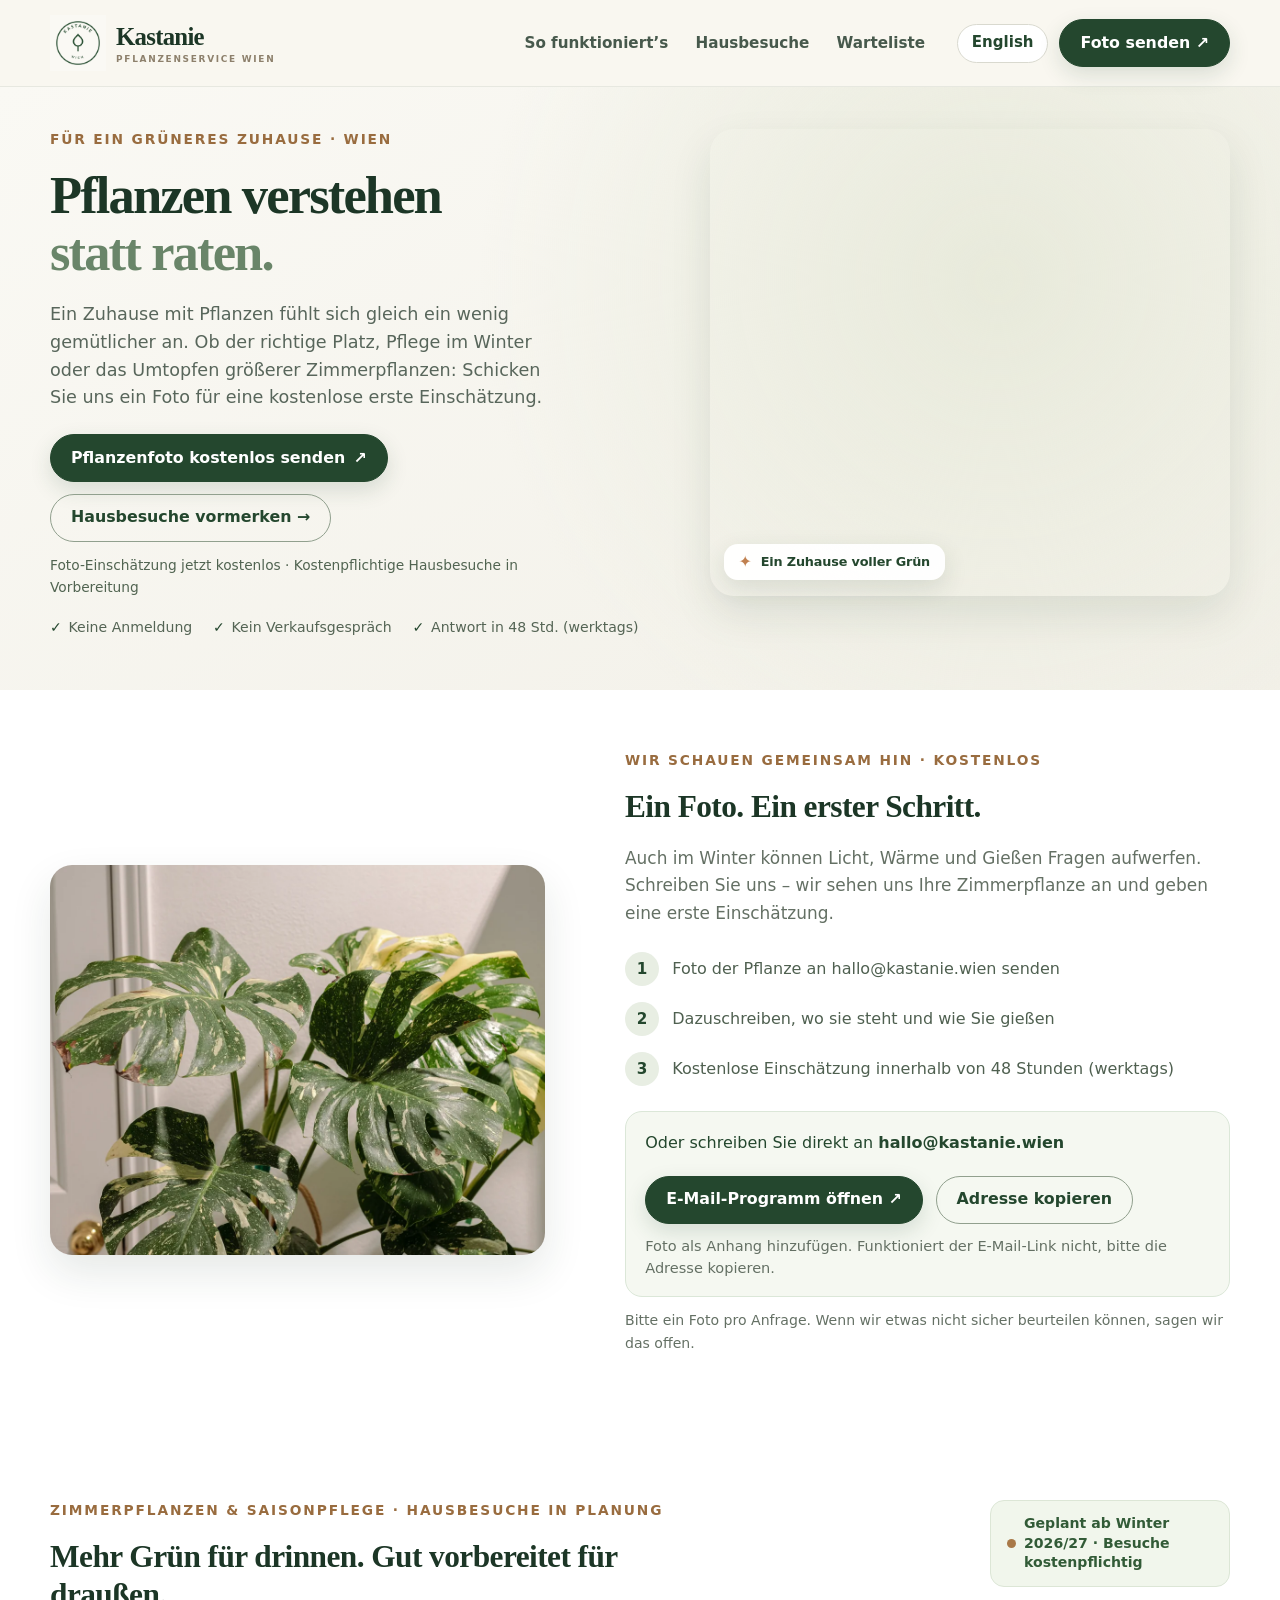
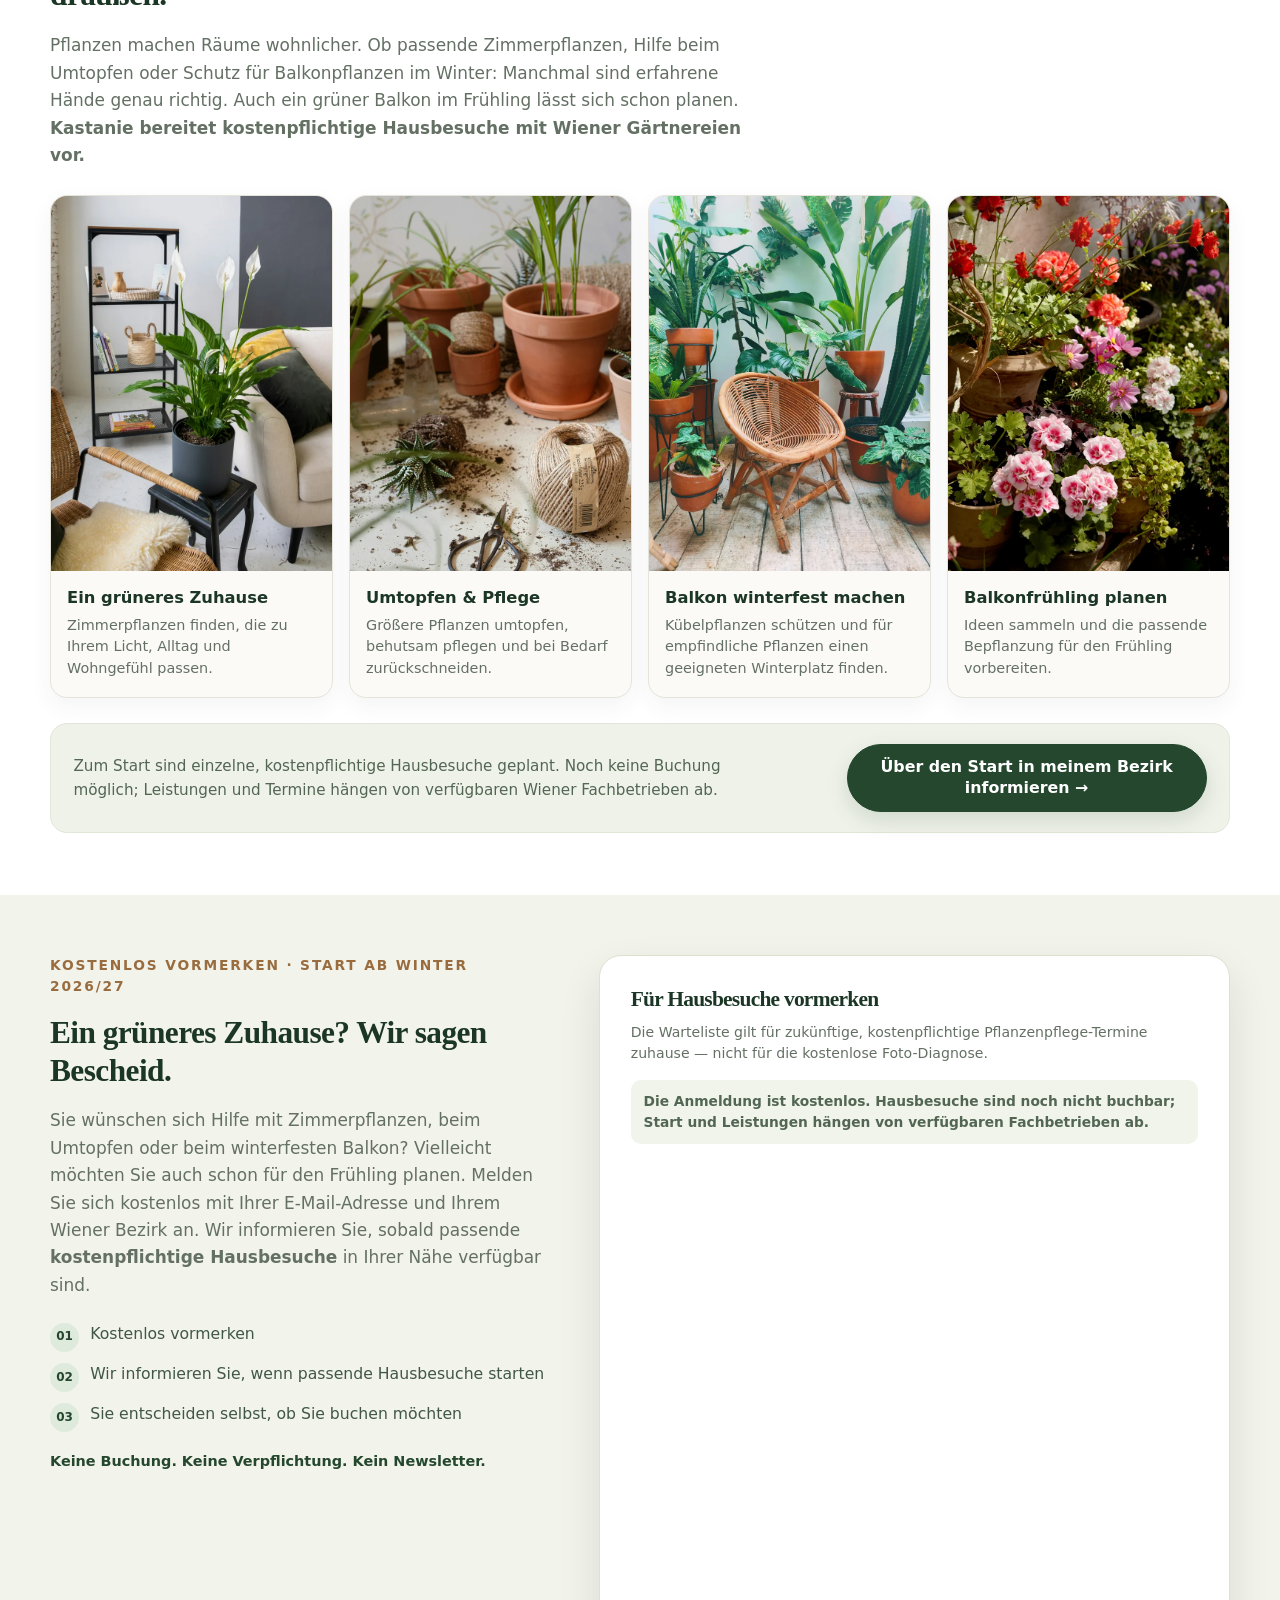
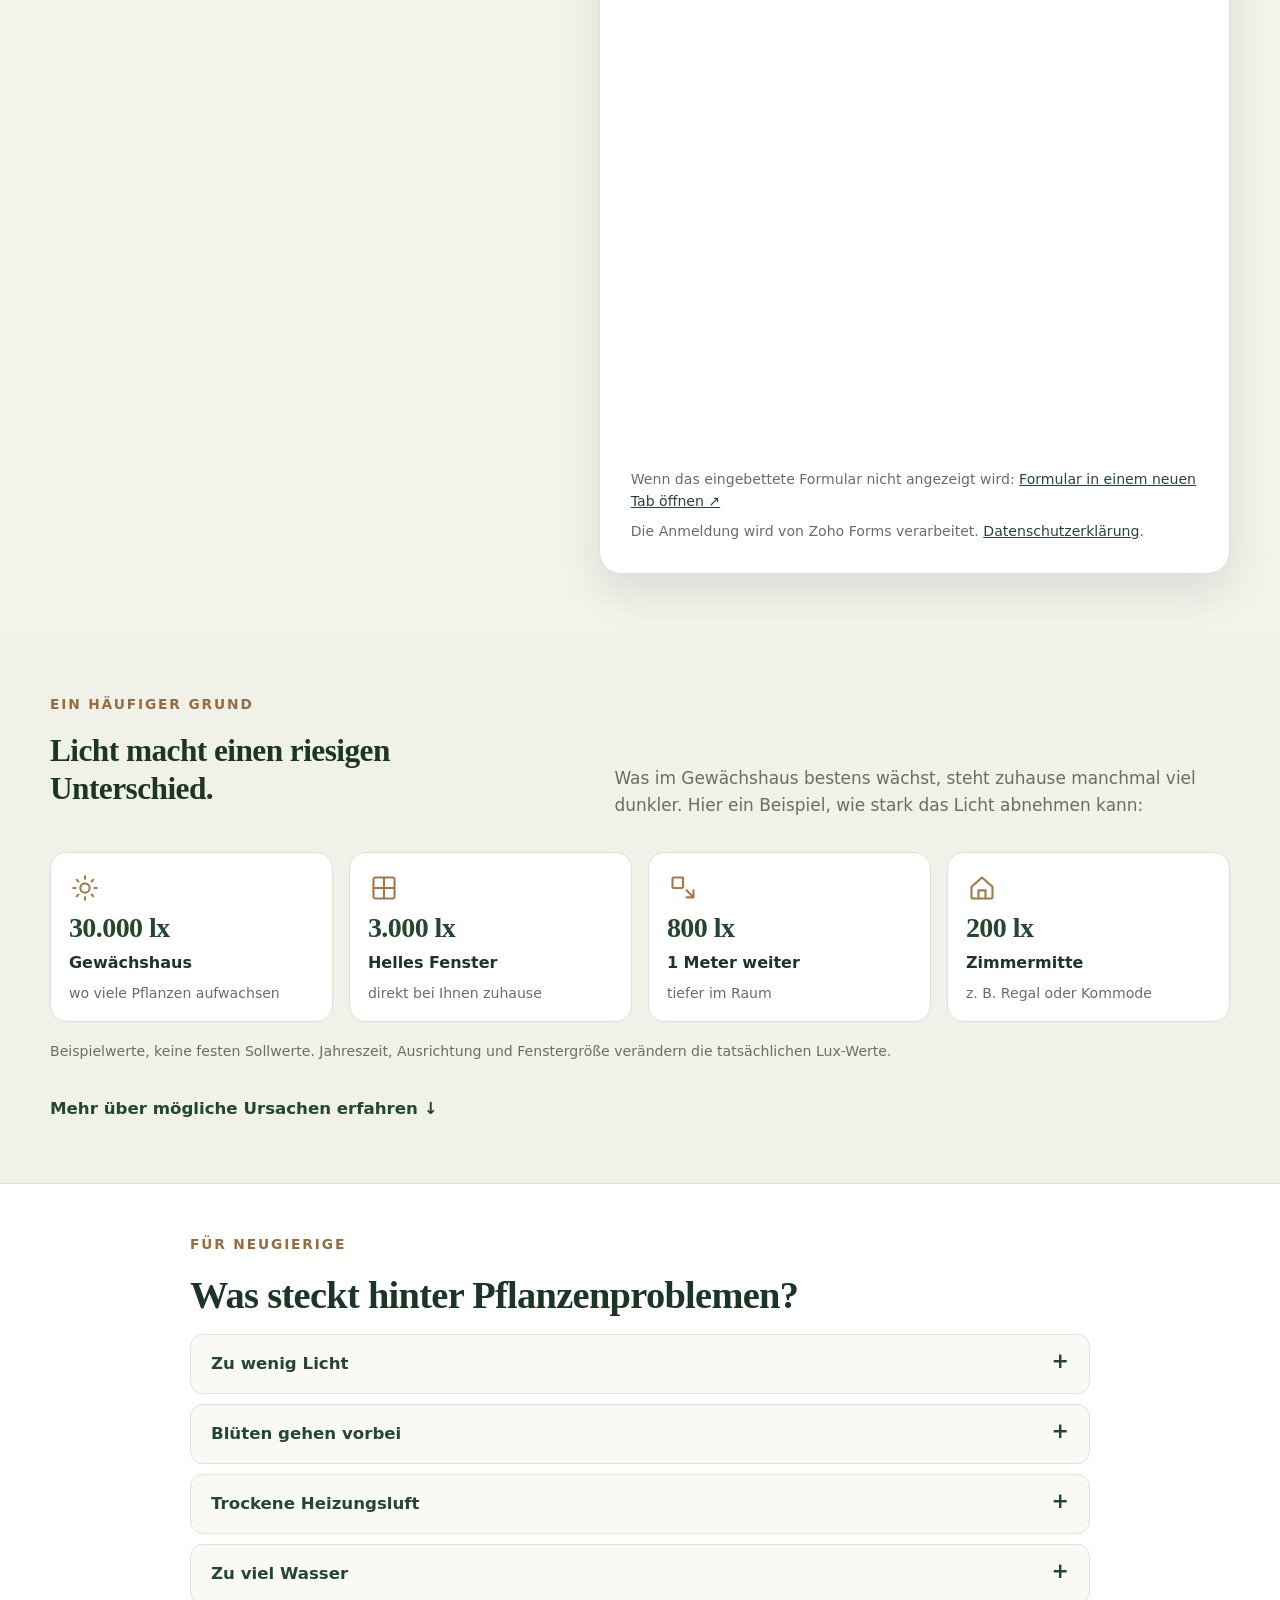
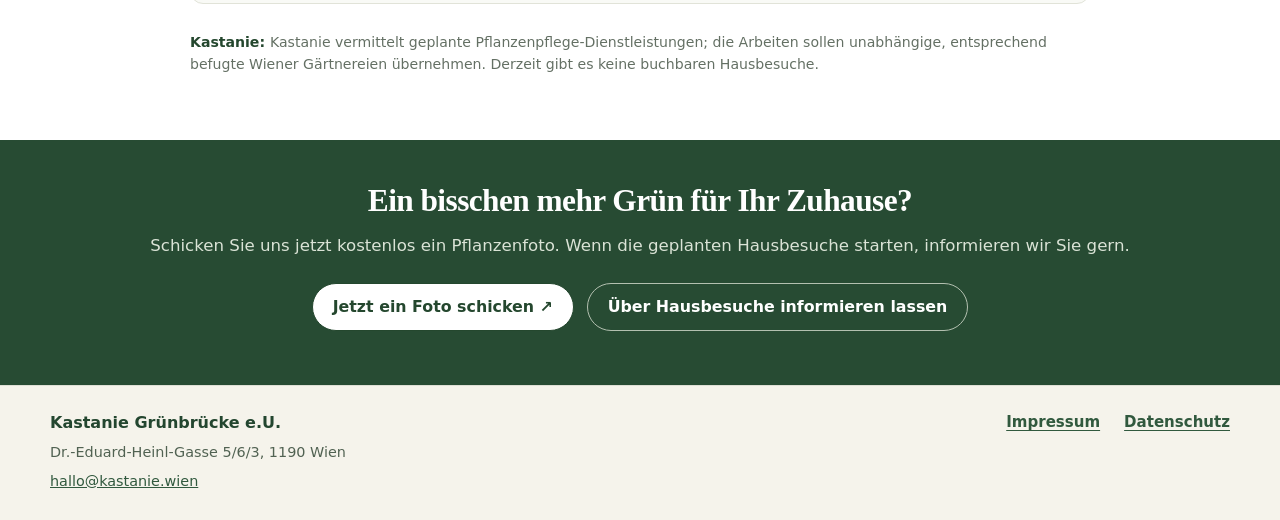
<file: index.html>
<!DOCTYPE html>

<html lang="de-AT"><head><meta charset="utf-8"/><meta content="width=device-width,initial-scale=1" name="viewport"/>
<title>Kastanie | Grüner wohnen & Zimmerpflanzenpflege in Wien</title><meta content="Ein gemütlicheres Zuhause mit Zimmerpflanzen: Kastanie Wien bietet kostenlose Foto-Einschätzungen. Kostenpflichtige Hausbesuche mit Gärtnereien sind in Planung." name="description"/>
<link href="https://kastanie.wien/" rel="canonical"/>
<link href="https://kastanie.wien/" hreflang="de-AT" rel="alternate"/><link href="https://kastanie.wien/en.html" hreflang="en" rel="alternate"/>
<link href="https://kastanie.wien/en.html" hreflang="x-default" rel="alternate"/>
<link href="favicon.png" rel="icon" type="image/png"/><meta content="#24472e" name="theme-color"/>
<link as="image" href="img/calathea-hero.webp" media="(min-width:581px)" rel="preload" type="image/webp"/>
<link as="image" href="img/calathea-hero-mobile.webp" media="(max-width:580px)" rel="preload" type="image/webp"/>
<link href="assets/style.css?v=20261121-indoor" rel="stylesheet"/></head><body>
<a class="skip-link" href="#main">Zum Inhalt springen</a>
<header class="site-header"><div class="site-container header-inner">
<a aria-label="Kastanie" class="logo" href="index.html"><img alt="" height="56" src="mark.png" width="56"/><span class="logo-name">Kastanie<small>Pflanzenservice Wien</small></span></a>
<nav aria-label="Hauptnavigation" class="topnav"><a href="#ablauf">So funktioniert’s</a><a href="#hausbesuche">Hausbesuche</a><a href="#warteliste">Warteliste</a></nav>
<div class="header-end"><a aria-label="Switch language: English" class="language" href="en.html" hreflang="en" lang="en">English</a><a class="btn btn-primary header-cta" data-photo-cta="" href="#foto-kontakt">Foto senden ↗</a></div>
</div></header>
<main id="main">
<section aria-labelledby="main-heading" class="hero"><div class="site-container hero-grid">
<div class="hero-copy"><span class="eyebrow">Für ein grüneres Zuhause · Wien</span><h1 id="main-heading">Pflanzen verstehen<br/><em>statt raten.</em></h1><p class="hero-lead">Ein Zuhause mit Pflanzen fühlt sich gleich ein wenig gemütlicher an. Ob der richtige Platz, Pflege im Winter oder das Umtopfen größerer Zimmerpflanzen: Schicken Sie uns ein Foto für eine kostenlose erste Einschätzung.</p>
<div class="cta-row"><a class="btn btn-primary" data-photo-cta="" href="#foto-kontakt">Pflanzenfoto kostenlos senden <span aria-hidden="true">↗</span></a><a class="btn btn-outline" href="#warteliste">Hausbesuche vormerken →</a></div><p class="hero-service-note">Foto-Einschätzung jetzt kostenlos · Kostenpflichtige Hausbesuche in Vorbereitung</p>
<ul class="trust"><li>Keine Anmeldung</li><li>Kein Verkaufsgespräch</li><li>Antwort in 48 Std. (werktags)</li></ul></div>
<div class="hero-photo"><picture><source media="(max-width:580px)" srcset="img/calathea-hero-mobile.webp"/><img alt="Große Calathea mit grün gestreiften Blättern im hellen Wohnzimmer, im Topf auf Holzbeinen." decoding="async" fetchpriority="high" height="1650" src="img/calathea-hero.webp" width="1100"/></picture><div aria-hidden="true" class="image-tag"><span class="image-tag-title">Ein Zuhause voller Grün</span></div></div>
</div></section>
<section class="section diagnosis" id="ablauf"><div class="site-container diagnosis-grid">
<div class="diagnosis-photo"><img alt="Echte Zimmerpflanze mit sichtbaren Blättern zur Pflanzenbeurteilung." decoding="async" height="850" loading="lazy" src="img/diagnosis-real.webp" width="1100"/></div>
<div class="diagnosis-copy"><span class="eyebrow">Wir schauen gemeinsam hin · Kostenlos</span><h2 class="section-title">Ein Foto. Ein erster Schritt.</h2><p class="section-lead">Auch im Winter können Licht, Wärme und Gießen Fragen aufwerfen. Schreiben Sie uns – wir sehen uns Ihre Zimmerpflanze an und geben eine erste Einschätzung.</p>
<div class="steps"><div class="step"><span class="step-num">1</span><p>Foto der Pflanze an hallo@kastanie.wien senden</p></div><div class="step"><span class="step-num">2</span><p>Dazuschreiben, wo sie steht und wie Sie gießen</p></div><div class="step"><span class="step-num">3</span><p>Kostenlose Einschätzung innerhalb von 48 Stunden (werktags)</p></div></div>
<div class="photo-contact-inline" id="foto-kontakt"><p class="photo-contact-text">Oder schreiben Sie direkt an <strong>hallo@kastanie.wien</strong></p><div class="cta-row"><a class="btn btn-primary" data-photo-cta="" href="#foto-kontakt">E-Mail-Programm öffnen ↗</a><button class="btn btn-outline" data-copy-email="" type="button">Adresse kopieren</button></div><p class="photo-contact-tip">Foto als Anhang hinzufügen. Funktioniert der E-Mail-Link nicht, bitte die Adresse kopieren.</p><p aria-live="polite" class="copy-feedback" data-copy-feedback="" role="status"></p></div><p class="diag-note">Bitte ein Foto pro Anfrage. Wenn wir etwas nicht sicher beurteilen können, sagen wir das offen.</p>
</div></div></section><section aria-labelledby="service-heading" class="section service-section" id="hausbesuche">
<div class="site-container">
<div class="service-heading-row">
<div class="service-intro"><span class="eyebrow">Zimmerpflanzen &amp; Saisonpflege · Hausbesuche in Planung</span><h2 class="section-title" id="service-heading">Mehr Grün für drinnen. Gut vorbereitet für draußen.</h2><p class="section-lead">Pflanzen machen Räume wohnlicher. Ob passende Zimmerpflanzen, Hilfe beim Umtopfen oder Schutz für Balkonpflanzen im Winter: Manchmal sind erfahrene Hände genau richtig. Auch ein grüner Balkon im Frühling lässt sich schon planen. <strong>Kastanie bereitet kostenpflichtige Hausbesuche mit Wiener Gärtnereien vor.</strong></p></div>
<div class="service-status"><span aria-hidden="true" class="status-dot"></span>Geplant ab Winter 2026/27 · Besuche kostenpflichtig</div>
</div>
<div class="service-cards"><article class="service-card"><img alt="Blühendes Einblatt im Topf in einem hellen Wohnzimmer." decoding="async" height="950" loading="lazy" src="img/service-green-home-real.webp" width="760"/><div class="service-card-body"><h3>Ein grüneres Zuhause</h3><p>Zimmerpflanzen finden, die zu Ihrem Licht, Alltag und Wohngefühl passen.</p></div></article><article class="service-card"><img alt="Terrakottatöpfe, Blumenerde und Pflanzen bereit zum Umtopfen." decoding="async" height="1140" loading="lazy" src="img/service-repotting-real.webp" width="760"/><div class="service-card-body"><h3>Umtopfen &amp; Pflege</h3><p>Größere Pflanzen umtopfen, behutsam pflegen und bei Bedarf zurückschneiden.</p></div></article><article class="service-card"><img alt="Grüne Topfpflanzen und ein Korbstuhl in einem bepflanzten Sitzbereich." decoding="async" height="1013" loading="lazy" src="img/service-winter-care-real.webp" width="760"/><div class="service-card-body"><h3>Balkon winterfest machen</h3><p>Kübelpflanzen schützen und für empfindliche Pflanzen einen geeigneten Winterplatz finden.</p></div></article><article class="service-card"><img alt="Blühende rosa und rote Balkonpflanzen in mehreren Töpfen." decoding="async" height="1075" loading="lazy" src="img/service-balcony-real.webp" width="760"/><div class="service-card-body"><h3>Balkonfrühling planen</h3><p>Ideen sammeln und die passende Bepflanzung für den Frühling vorbereiten.</p></div></article></div><div class="service-foot"><p>Zum Start sind einzelne, kostenpflichtige Hausbesuche geplant. Noch keine Buchung möglich; Leistungen und Termine hängen von verfügbaren Wiener Fachbetrieben ab.</p><a class="btn btn-primary" href="#warteliste">Über den Start in meinem Bezirk informieren →</a></div></div></section><section class="section wait-section" id="warteliste"><div class="site-container wait-grid"><div class="wait-copy"><span class="eyebrow">Kostenlos vormerken · Start ab Winter 2026/27</span><h2 class="section-title">Ein grüneres Zuhause? Wir sagen Bescheid.</h2><p class="section-lead">Sie wünschen sich Hilfe mit Zimmerpflanzen, beim Umtopfen oder beim winterfesten Balkon? Vielleicht möchten Sie auch schon für den Frühling planen. Melden Sie sich kostenlos mit Ihrer E-Mail-Adresse und Ihrem Wiener Bezirk an. Wir informieren Sie, sobald passende <strong>kostenpflichtige Hausbesuche</strong> in Ihrer Nähe verfügbar sind.</p><ol class="wait-steps"><li><span class="wait-step-number">01</span><span>Kostenlos vormerken</span></li><li><span class="wait-step-number">02</span><span>Wir informieren Sie, wenn passende Hausbesuche starten</span></li><li><span class="wait-step-number">03</span><span>Sie entscheiden selbst, ob Sie buchen möchten</span></li></ol><p class="wait-no-spam">Keine Buchung. Keine Verpflichtung. Kein Newsletter.</p></div>
<div class="form-card"><h3>Für Hausbesuche vormerken</h3>
<div class="zoho-active" data-zoho-active="">
<p class="form-help">Die Warteliste gilt für zukünftige, kostenpflichtige Pflanzenpflege-Termine zuhause — nicht für die kostenlose Foto-Diagnose.</p>
<p class="form-note form-note-paid">Die Anmeldung ist kostenlos. Hausbesuche sind noch nicht buchbar; Start und Leistungen hängen von verfügbaren Fachbetrieben ab.</p><div class="zoho-iframe-shell" data-zoho-frame=""><iframe loading="lazy" referrerpolicy="strict-origin-when-cross-origin" src="https://forms.zohopublic.eu/hallokast1/form/KastanieWartelisteWien/formperma/Y16PPAMPomm_1EtuPi26yfxwoaAVOWhpRvHnIyIR1ns" style="width:100%;border:0;display:block;" title="Kastanie – Warteliste Wien"></iframe></div>
<p class="form-note">Wenn das eingebettete Formular nicht angezeigt wird: <a href="https://forms.zohopublic.eu/hallokast1/form/KastanieWartelisteWien/formperma/Y16PPAMPomm_1EtuPi26yfxwoaAVOWhpRvHnIyIR1ns" rel="noopener noreferrer" target="_blank">Formular in einem neuen Tab öffnen ↗</a></p>
<p class="form-note">Die Anmeldung wird von Zoho Forms verarbeitet. <a href="datenschutz.html">Datenschutzerklärung</a>.</p>
</div>
</div></div></section>
<section class="section light-section" id="licht"><div class="site-container"><div class="light-top"><div><span class="eyebrow">Ein häufiger Grund</span><h2 class="section-title">Licht macht einen riesigen Unterschied.</h2></div><p class="section-lead">Was im Gewächshaus bestens wächst, steht zuhause manchmal viel dunkler. Hier ein Beispiel, wie stark das Licht abnehmen kann:</p></div>
<div class="light-levels"><article class="light-level"><span aria-hidden="true" class="sun"><svg aria-hidden="true" fill="none" stroke="currentColor" stroke-linecap="round" stroke-linejoin="round" stroke-width="1.8" viewbox="0 0 24 24"><circle cx="12" cy="12" r="4"></circle><path d="M12 2v2m0 16v2M4.93 4.93l1.42 1.42m11.3 11.3 1.42 1.42M2 12h2m16 0h2M4.93 19.07l1.42-1.42m11.3-11.3 1.42-1.42"></path></svg></span><div class="level-num">30.000 lx</div><div class="level-name">Gewächshaus</div><p class="light-small">wo viele Pflanzen aufwachsen</p></article><article class="light-level"><span aria-hidden="true" class="sun"><svg aria-hidden="true" fill="none" stroke="currentColor" stroke-linecap="round" stroke-linejoin="round" stroke-width="1.8" viewbox="0 0 24 24"><rect height="18" rx="1.5" width="18" x="3" y="3"></rect><path d="M12 3v18M3 12h18"></path></svg></span><div class="level-num">3.000 lx</div><div class="level-name">Helles Fenster</div><p class="light-small">direkt bei Ihnen zuhause</p></article><article class="light-level"><span aria-hidden="true" class="sun"><svg aria-hidden="true" fill="none" stroke="currentColor" stroke-linecap="round" stroke-linejoin="round" stroke-width="1.8" viewbox="0 0 24 24"><rect height="9" rx="1" width="9" x="3" y="3"></rect><path d="M15 14l6 6m0-6v6h-6M12 3v8"></path></svg></span><div class="level-num">800 lx</div><div class="level-name">1 Meter weiter</div><p class="light-small">tiefer im Raum</p></article><article class="light-level"><span aria-hidden="true" class="sun"><svg aria-hidden="true" fill="none" stroke="currentColor" stroke-linecap="round" stroke-linejoin="round" stroke-width="1.8" viewbox="0 0 24 24"><path d="m3 11 9-8 9 8v9a1 1 0 0 1-1 1H4a1 1 0 0 1-1-1z"></path><path d="M9 21v-7h6v7"></path></svg></span><div class="level-num">200 lx</div><div class="level-name">Zimmermitte</div><p class="light-small">z. B. Regal oder Kommode</p></article></div><p class="explain">Beispielwerte, keine festen Sollwerte. Jahreszeit, Ausrichtung und Fenstergröße verändern die tatsächlichen Lux-Werte.</p><a class="light-more" href="#mehr">Mehr über mögliche Ursachen erfahren ↓</a></div></section>
<section class="more-section" id="mehr"><div class="site-container more-wrap"><span class="eyebrow">Für Neugierige</span><h2>Was steckt hinter Pflanzenproblemen?</h2><div class="accordions"><details><summary>Zu wenig Licht</summary><p>Unser Auge gleicht große Helligkeitsunterschiede aus. Pflanzen nicht. Schon etwas mehr Nähe zum Fenster kann helfen.</p></details><details><summary>Blüten gehen vorbei</summary><p>Pflanzen werden für den Verkauf oft bei optimalem Licht und guter Pflege kultiviert. Zuhause fehlen diese Bedingungen manchmal.</p></details><details><summary>Trockene Heizungsluft</summary><p>Warme, trockene Winterluft setzt empfindlichen Zimmerpflanzen zu. Abstand zur Heizung kann sinnvoll sein.</p></details><details><summary>Zu viel Wasser</summary><p>Weniger Wachstum bedeutet oft auch weniger Wasserbedarf. Prüfen Sie die Erde, statt nur nach Kalender zu gießen.</p></details></div><div class="about"><strong>Kastanie: </strong>Kastanie vermittelt geplante Pflanzenpflege-Dienstleistungen; die Arbeiten sollen unabhängige, entsprechend befugte Wiener Gärtnereien übernehmen. Derzeit gibt es keine buchbaren Hausbesuche.</div></div></section>
<section class="bottom-cta"><div class="site-container"><h2>Ein bisschen mehr Grün für Ihr Zuhause?</h2><p>Schicken Sie uns jetzt kostenlos ein Pflanzenfoto. Wenn die geplanten Hausbesuche starten, informieren wir Sie gern.</p><div class="cta-row"><a class="btn btn-light" data-photo-cta="" href="#foto-kontakt">Jetzt ein Foto schicken ↗</a><a class="btn btn-outline" href="#warteliste">Über Hausbesuche informieren lassen</a></div></div></section>
</main>
<dialog aria-describedby="photo-dialog-description" aria-labelledby="photo-dialog-title" class="photo-dialog" data-copy-failure="Bitte markieren und kopieren Sie die E-Mail-Adresse oben." data-copy-success="Adresse kopiert — bitte in Ihr E-Mail-Programm einfügen." id="photo-dialog">
<div class="photo-dialog-head">
<h2 id="photo-dialog-title">Pflanzenfoto senden</h2>
<button aria-label="Schließen" class="dialog-close" data-close-photo="" type="button">×</button>
</div>
<p id="photo-dialog-description">Schicken Sie uns ein Foto Ihrer Pflanze. Beschreiben Sie kurz, wo sie steht, wie oft Sie gießen und seit wann das Problem besteht.</p>
<div class="email-address"><span>hallo@kastanie.wien</span></div>
<div class="dialog-actions">
<a class="btn btn-primary" href="mailto:hallo@kastanie.wien?subject=Pflanzen-Foto-Diagnose&amp;body=Hallo%20Kastanie!%0A%0AHier%20ist%20ein%20Foto%20meiner%20Pflanze.%0A%0AStandort:%0AGie%C3%9Fverhalten:%0AProblem%20seit:%0A">E-Mail-Programm öffnen ↗</a>
<button class="btn btn-outline" data-copy-email="" type="button">Adresse kopieren</button>
</div>
<p aria-live="polite" class="copy-feedback" data-copy-feedback="" role="status"></p>
<p class="photo-dialog-note">Bitte fügen Sie das Foto selbst als Anhang hinzu. Wenn sich kein E-Mail-Programm öffnet, kopieren Sie die Adresse und schreiben Sie uns über Ihren gewohnten E-Mail-Dienst.</p>
</dialog>
<footer class="foot foot-compact" id="impressum"><div class="site-container footer-compact-inner"><div class="footer-company"><strong>Kastanie Grünbrücke e.U.</strong><span>Dr.-Eduard-Heinl-Gasse 5/6/3, 1190 Wien</span><a href="mailto:hallo@kastanie.wien">hallo@kastanie.wien</a></div><nav aria-label="Rechtliche Informationen" class="footer-links"><a href="impressum.html">Impressum</a><a href="datenschutz.html">Datenschutz</a></nav></div></footer>
<script defer="" src="assets/site.js"></script></body></html>
</file>
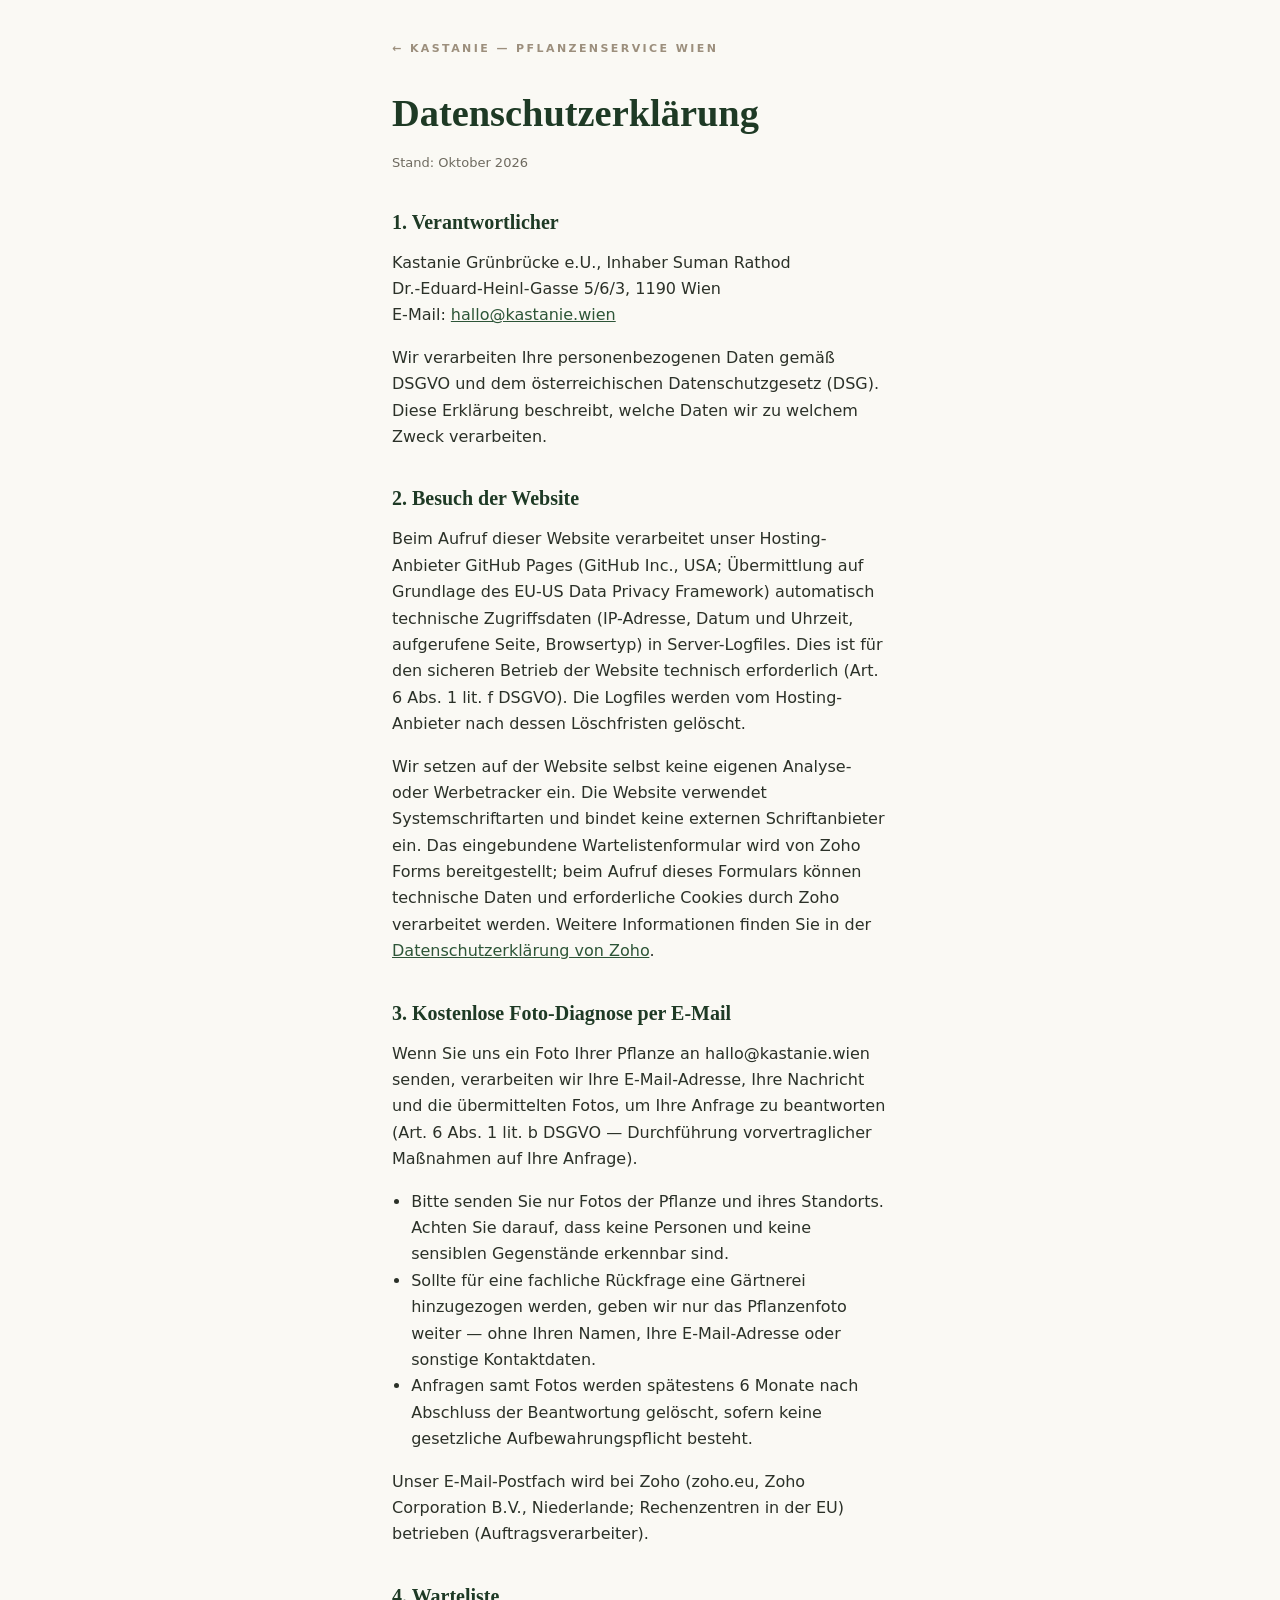
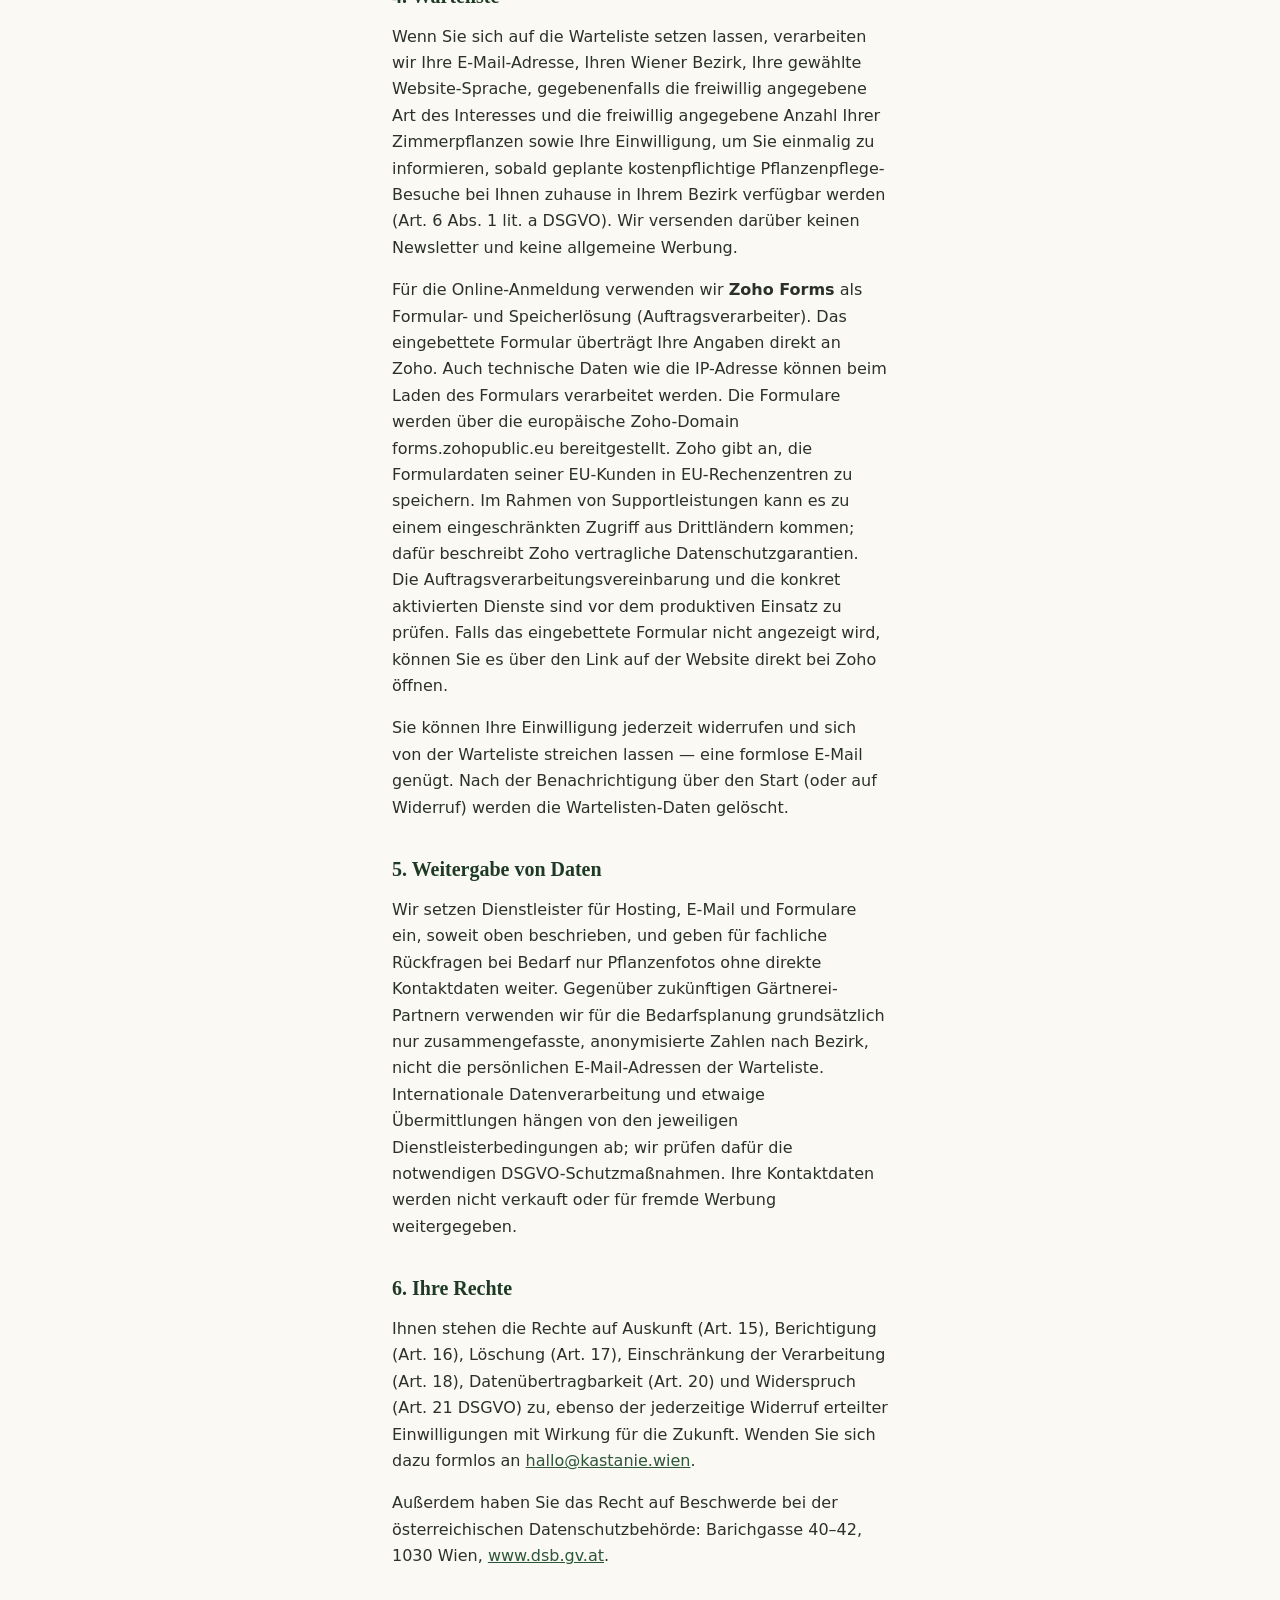
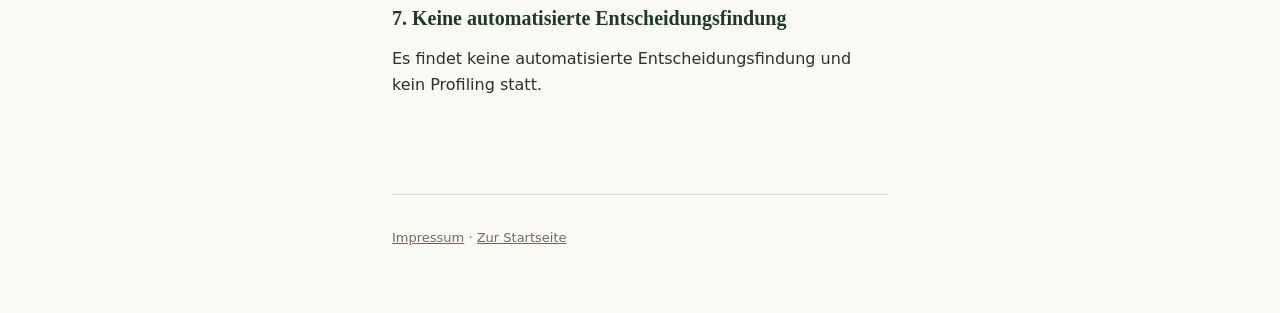
<file: datenschutz.html>
<!DOCTYPE html>
<html lang="de-AT">
<head>
<meta charset="utf-8">
<meta name="viewport" content="width=device-width, initial-scale=1">
<title>Datenschutz — Kastanie, Pflanzenservice Wien</title>
<meta name="robots" content="noindex">
<link rel="icon" type="image/png" href="favicon.png">
<meta name="theme-color" content="#2D5537">
<!-- Schriftarten: lokale System-Schriftarten, keine externen Font-CDNs. -->
<style>
:root{
  --paper:#FAF9F4; --paper-deep:#F1EFE6; --forest:#2D5537; --forest-deep:#1E3A25;
  --taupe:#9C8F7D; --ink:#2B3128; --muted:#6E6A5F; --line:#DFDBCE; --measure:34rem;
}
*{box-sizing:border-box;}
body{margin:0;background:var(--paper);color:var(--ink);
  font-family:"IBM Plex Sans",system-ui,sans-serif;font-size:1rem;line-height:1.65;}
.wrap{width:100%;max-width:var(--measure);margin:0 auto;padding:0 1.5rem;}
h1,h2{font-family:"Playfair Display",Georgia,serif;font-weight:600;line-height:1.2;color:var(--forest-deep);margin:0 0 1rem;}
h1{font-size:clamp(1.8rem,6vw,2.4rem);}
h2{font-size:1.25rem;margin-top:2.25rem;}
p,ul{margin:0 0 1rem;}
ul{padding-left:1.2rem;}
a{color:var(--forest);}
.eyebrow{font-size:.6875rem;letter-spacing:.22em;text-transform:uppercase;color:var(--taupe);font-weight:600;margin:2.5rem 0 1rem;}
.small{font-size:.8125rem;color:var(--muted);}
.band{padding:1rem 0 3rem;}
.foot{padding:2rem 0 3rem;border-top:1px solid var(--line);font-size:.8125rem;color:var(--muted);margin-top:2rem;}
.foot a{color:var(--muted);}
</style>
</head>
<body>
<div class="wrap">
  <p class="eyebrow"><a href="/" style="color:var(--taupe);text-decoration:none;">← Kastanie — Pflanzenservice Wien</a></p>

  <div class="band">
    <h1>Datenschutzerklärung</h1>
    <p class="small">Stand: Oktober 2026</p>

    <h2>1. Verantwortlicher</h2>
    <p>Kastanie Grünbrücke e.U., Inhaber Suman Rathod<br>
    Dr.-Eduard-Heinl-Gasse 5/6/3, 1190 Wien<br>
    E-Mail: <a href="mailto:hallo@kastanie.wien">hallo@kastanie.wien</a></p>
    <p>Wir verarbeiten Ihre personenbezogenen Daten gemäß DSGVO und dem österreichischen Datenschutzgesetz (DSG). Diese Erklärung beschreibt, welche Daten wir zu welchem Zweck verarbeiten.</p>

    <h2>2. Besuch der Website</h2>
    <p>Beim Aufruf dieser Website verarbeitet unser Hosting-Anbieter GitHub Pages (GitHub Inc., USA; Übermittlung auf Grundlage des EU-US Data Privacy Framework) automatisch technische Zugriffsdaten (IP-Adresse, Datum und Uhrzeit, aufgerufene Seite, Browsertyp) in Server-Logfiles. Dies ist für den sicheren Betrieb der Website technisch erforderlich (Art. 6 Abs. 1 lit. f DSGVO). Die Logfiles werden vom Hosting-Anbieter nach dessen Löschfristen gelöscht.</p>
    <p>Wir setzen auf der Website selbst keine eigenen Analyse- oder Werbetracker ein. Die Website verwendet Systemschriftarten und bindet keine externen Schriftanbieter ein. Das eingebundene Wartelistenformular wird von Zoho Forms bereitgestellt; beim Aufruf dieses Formulars können technische Daten und erforderliche Cookies durch Zoho verarbeitet werden. Weitere Informationen finden Sie in der <a href="https://www.zoho.com/privacy.html" rel="noopener noreferrer" target="_blank">Datenschutzerklärung von Zoho</a>.</p>

    <h2>3. Kostenlose Foto-Diagnose per E-Mail</h2>
    <p>Wenn Sie uns ein Foto Ihrer Pflanze an hallo@kastanie.wien senden, verarbeiten wir Ihre E-Mail-Adresse, Ihre Nachricht und die übermittelten Fotos, um Ihre Anfrage zu beantworten (Art. 6 Abs. 1 lit. b DSGVO — Durchführung vorvertraglicher Maßnahmen auf Ihre Anfrage).</p>
    <ul>
      <li>Bitte senden Sie nur Fotos der Pflanze und ihres Standorts. Achten Sie darauf, dass keine Personen und keine sensiblen Gegenstände erkennbar sind.</li>
      <li>Sollte für eine fachliche Rückfrage eine Gärtnerei hinzugezogen werden, geben wir nur das Pflanzenfoto weiter — ohne Ihren Namen, Ihre E-Mail-Adresse oder sonstige Kontaktdaten.</li>
      <li>Anfragen samt Fotos werden spätestens 6 Monate nach Abschluss der Beantwortung gelöscht, sofern keine gesetzliche Aufbewahrungspflicht besteht.</li>
    </ul>
    <p>Unser E-Mail-Postfach wird bei Zoho (zoho.eu, Zoho Corporation B.V., Niederlande; Rechenzentren in der EU) betrieben (Auftragsverarbeiter).</p>

    <h2>4. Warteliste</h2>
    <p>Wenn Sie sich auf die Warteliste setzen lassen, verarbeiten wir Ihre E-Mail-Adresse, Ihren Wiener Bezirk, Ihre gewählte Website-Sprache, gegebenenfalls die freiwillig angegebene Art des Interesses und die freiwillig angegebene Anzahl Ihrer Zimmerpflanzen sowie Ihre Einwilligung, um Sie einmalig zu informieren, sobald geplante kostenpflichtige Pflanzenpflege-Besuche bei Ihnen zuhause in Ihrem Bezirk verfügbar werden (Art. 6 Abs. 1 lit. a DSGVO). Wir versenden darüber keinen Newsletter und keine allgemeine Werbung.</p>
    <p>Für die Online-Anmeldung verwenden wir <strong>Zoho Forms</strong> als Formular- und Speicherlösung (Auftragsverarbeiter). Das eingebettete Formular überträgt Ihre Angaben direkt an Zoho. Auch technische Daten wie die IP-Adresse können beim Laden des Formulars verarbeitet werden. Die Formulare werden über die europäische Zoho-Domain forms.zohopublic.eu bereitgestellt. Zoho gibt an, die Formulardaten seiner EU-Kunden in EU-Rechenzentren zu speichern. Im Rahmen von Supportleistungen kann es zu einem eingeschränkten Zugriff aus Drittländern kommen; dafür beschreibt Zoho vertragliche Datenschutzgarantien. Die Auftragsverarbeitungsvereinbarung und die konkret aktivierten Dienste sind vor dem produktiven Einsatz zu prüfen. Falls das eingebettete Formular nicht angezeigt wird, können Sie es über den Link auf der Website direkt bei Zoho öffnen.</p>
    <p>Sie können Ihre Einwilligung jederzeit widerrufen und sich von der Warteliste streichen lassen — eine formlose E-Mail genügt. Nach der Benachrichtigung über den Start (oder auf Widerruf) werden die Wartelisten-Daten gelöscht.</p>

    <h2>5. Weitergabe von Daten</h2>
    <p>Wir setzen Dienstleister für Hosting, E-Mail und Formulare ein, soweit oben beschrieben, und geben für fachliche Rückfragen bei Bedarf nur Pflanzenfotos ohne direkte Kontaktdaten weiter. Gegenüber zukünftigen Gärtnerei-Partnern verwenden wir für die Bedarfsplanung grundsätzlich nur zusammengefasste, anonymisierte Zahlen nach Bezirk, nicht die persönlichen E-Mail-Adressen der Warteliste. Internationale Datenverarbeitung und etwaige Übermittlungen hängen von den jeweiligen Dienstleisterbedingungen ab; wir prüfen dafür die notwendigen DSGVO-Schutzmaßnahmen. Ihre Kontaktdaten werden nicht verkauft oder für fremde Werbung weitergegeben.</p>

    <h2>6. Ihre Rechte</h2>
    <p>Ihnen stehen die Rechte auf Auskunft (Art. 15), Berichtigung (Art. 16), Löschung (Art. 17), Einschränkung der Verarbeitung (Art. 18), Datenübertragbarkeit (Art. 20) und Widerspruch (Art. 21 DSGVO) zu, ebenso der jederzeitige Widerruf erteilter Einwilligungen mit Wirkung für die Zukunft. Wenden Sie sich dazu formlos an <a href="mailto:hallo@kastanie.wien">hallo@kastanie.wien</a>.</p>
    <p>Außerdem haben Sie das Recht auf Beschwerde bei der österreichischen Datenschutzbehörde: Barichgasse 40–42, 1030 Wien, <a href="https://www.dsb.gv.at" rel="noopener">www.dsb.gv.at</a>.</p>

    <h2>7. Keine automatisierte Entscheidungsfindung</h2>
    <p>Es findet keine automatisierte Entscheidungsfindung und kein Profiling statt.</p>
  </div>

  <footer class="foot">
    <p><a href="/#impressum">Impressum</a> · <a href="/">Zur Startseite</a></p>
  </footer>
</div>
</body>
</html>
</file>
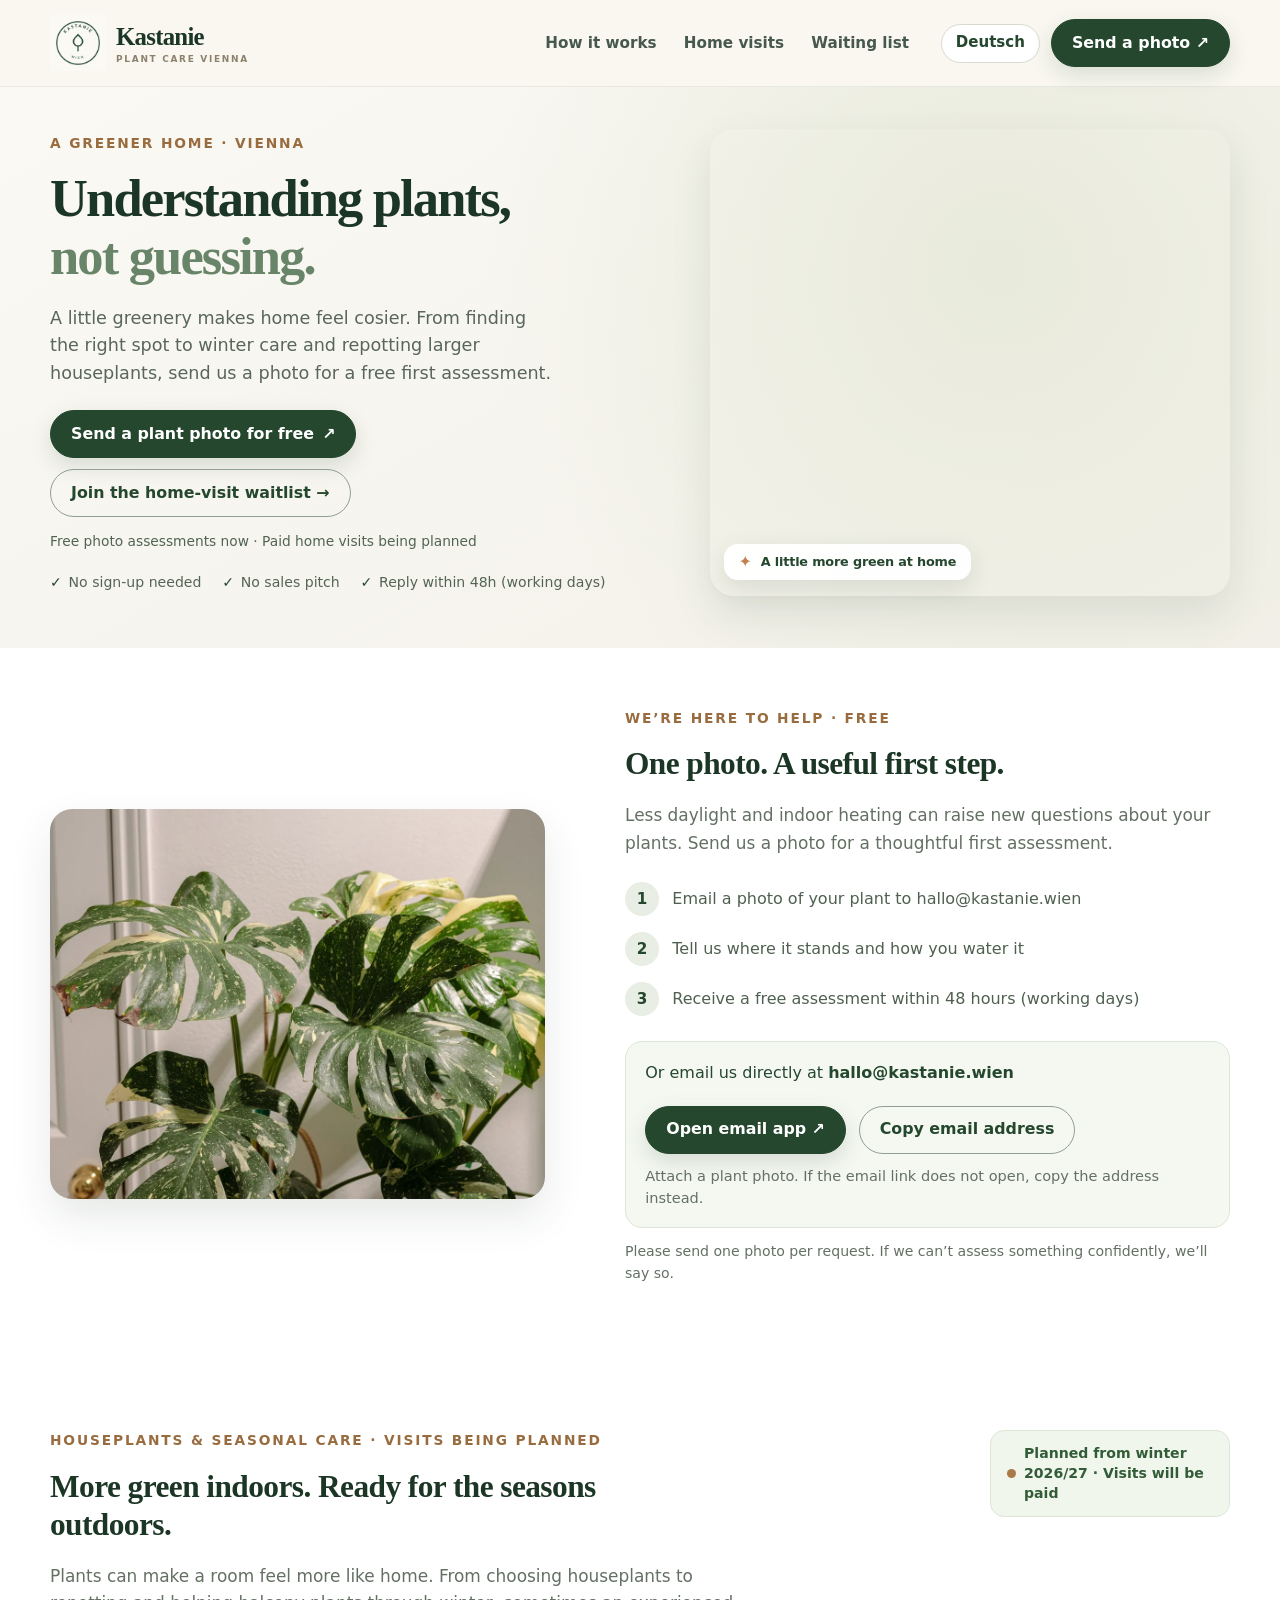
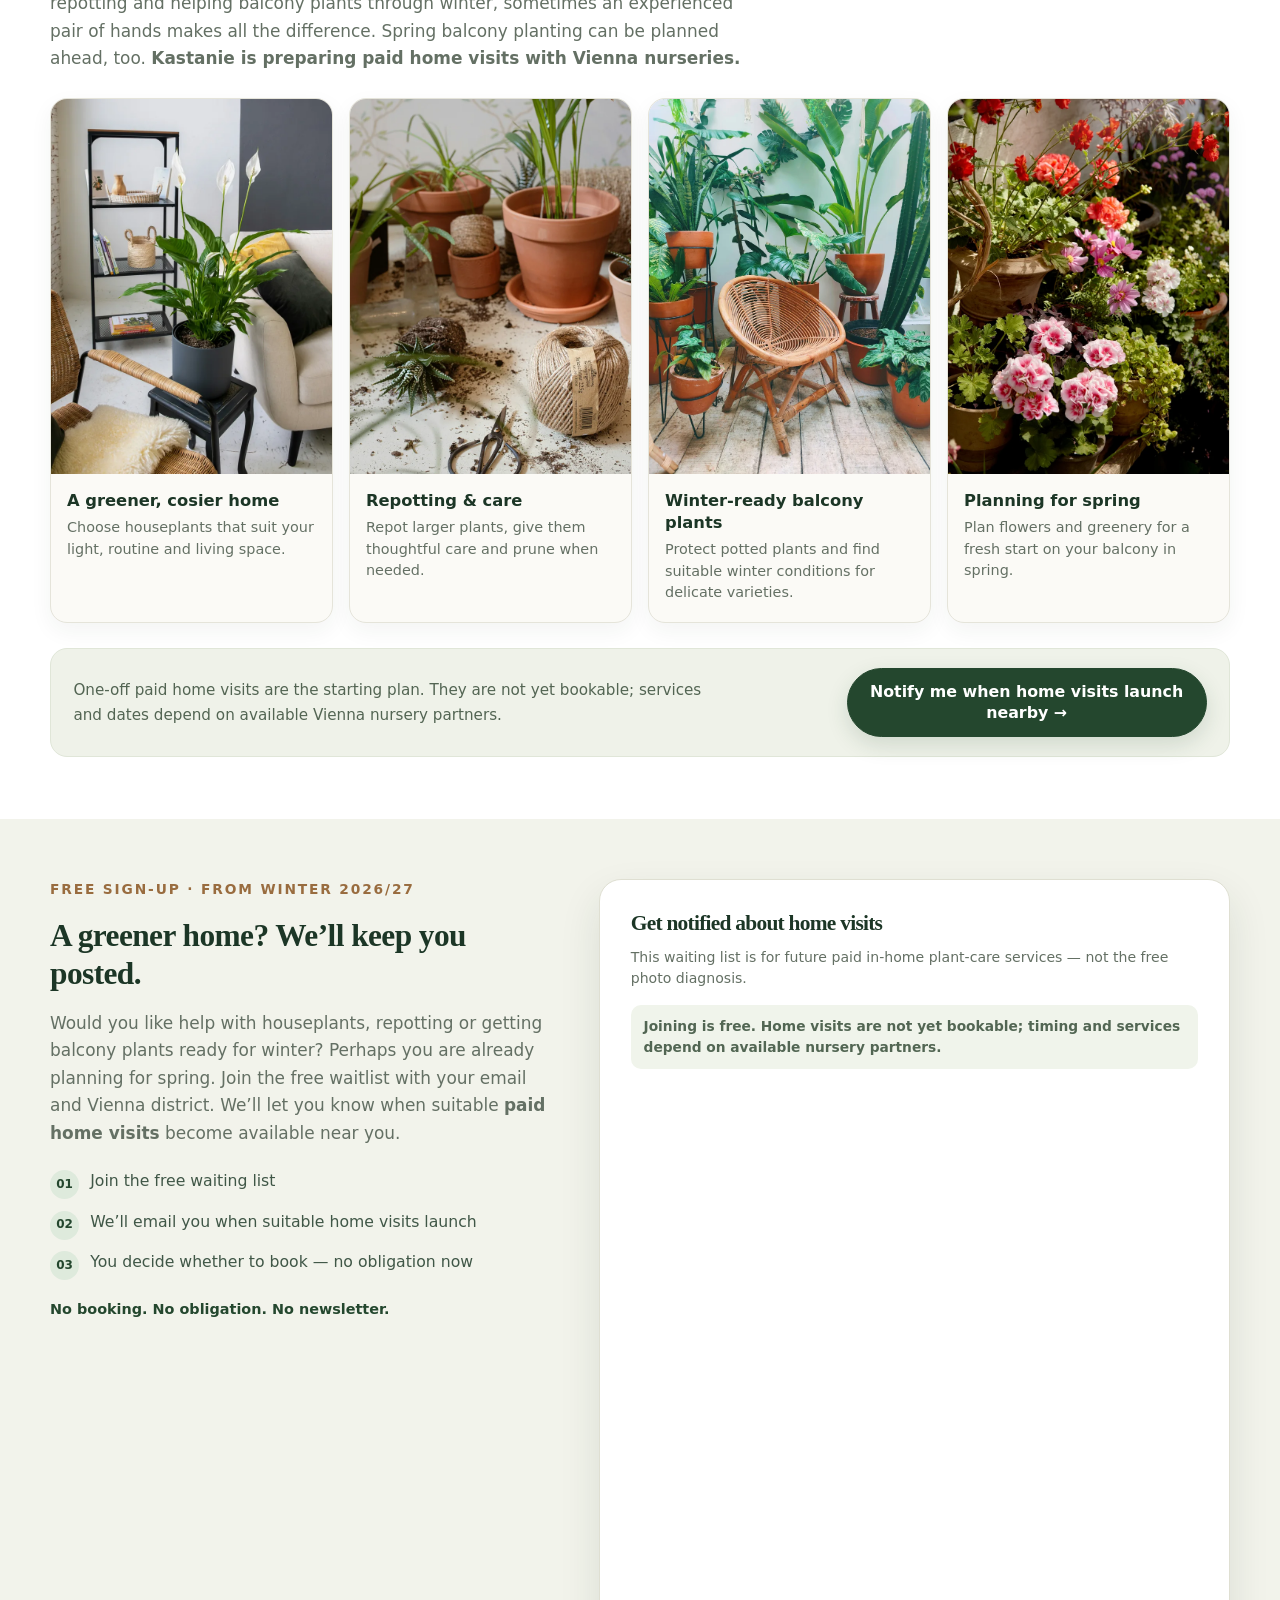
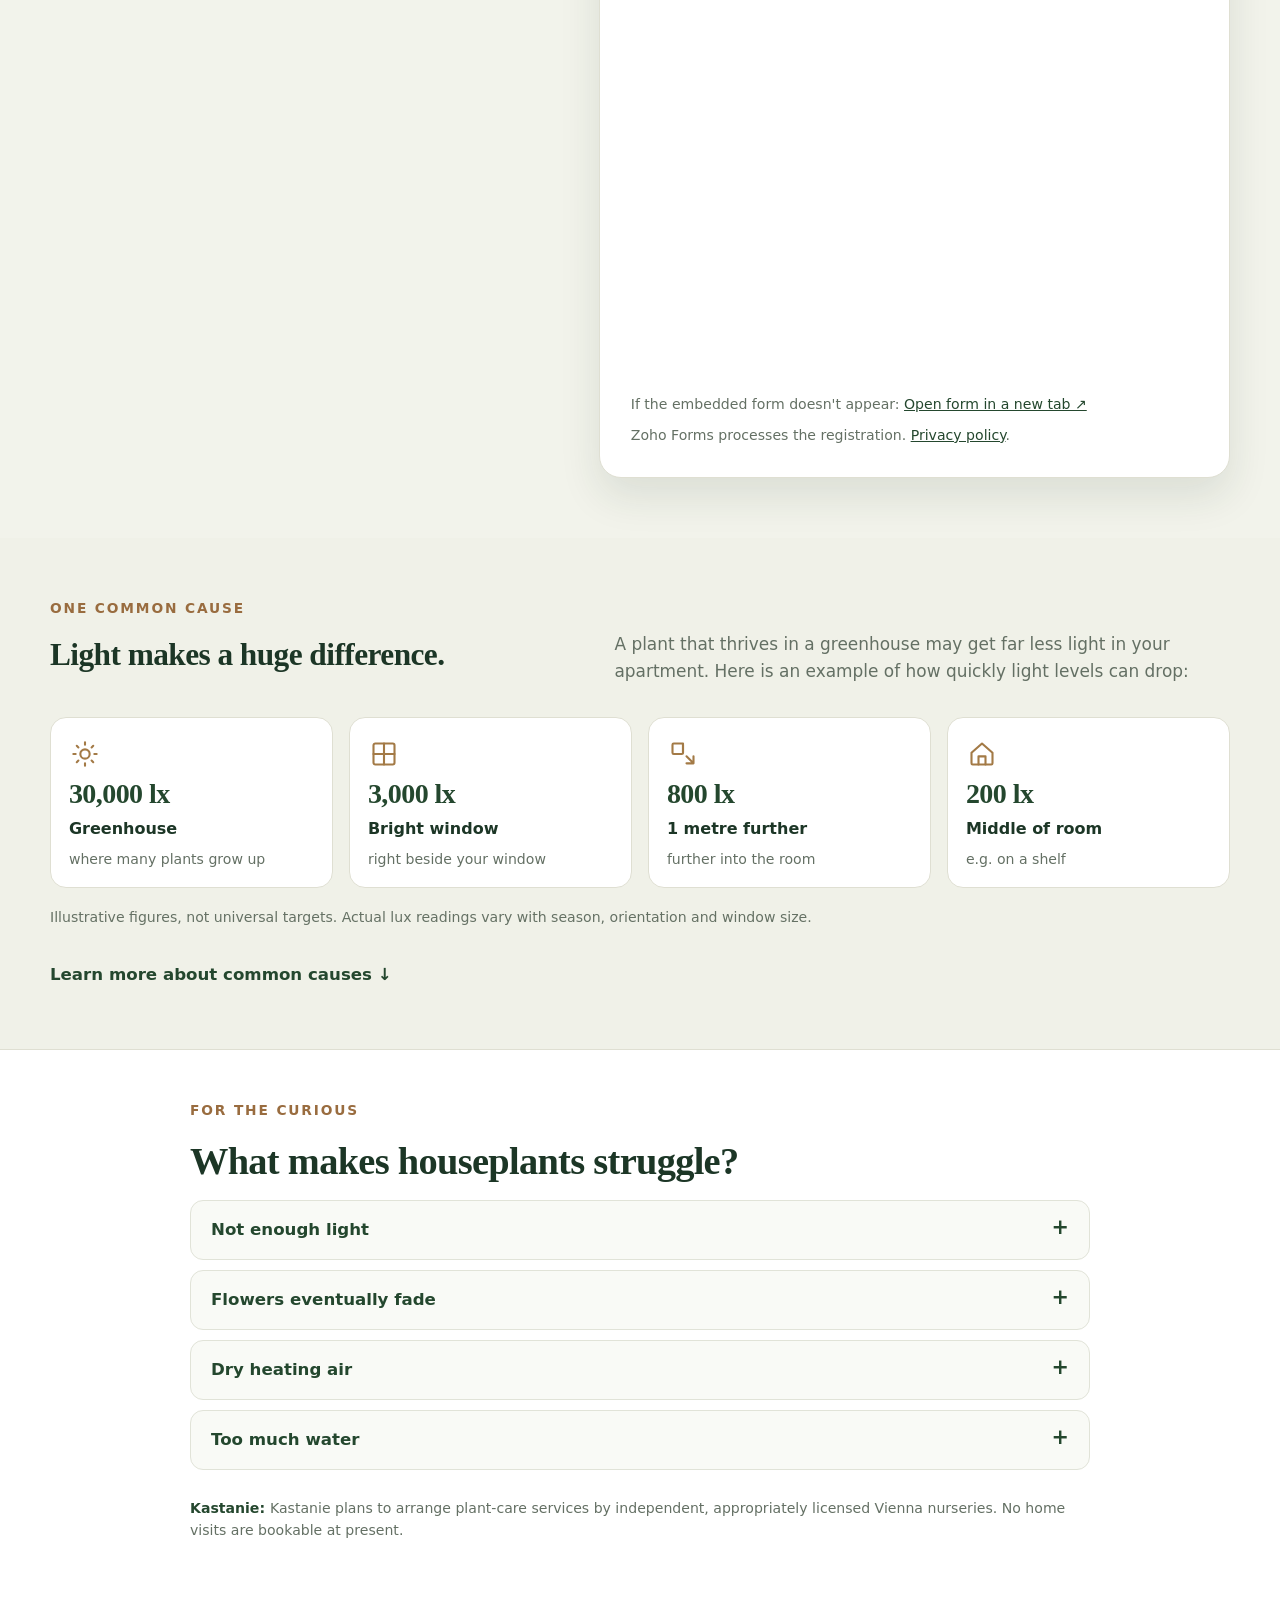
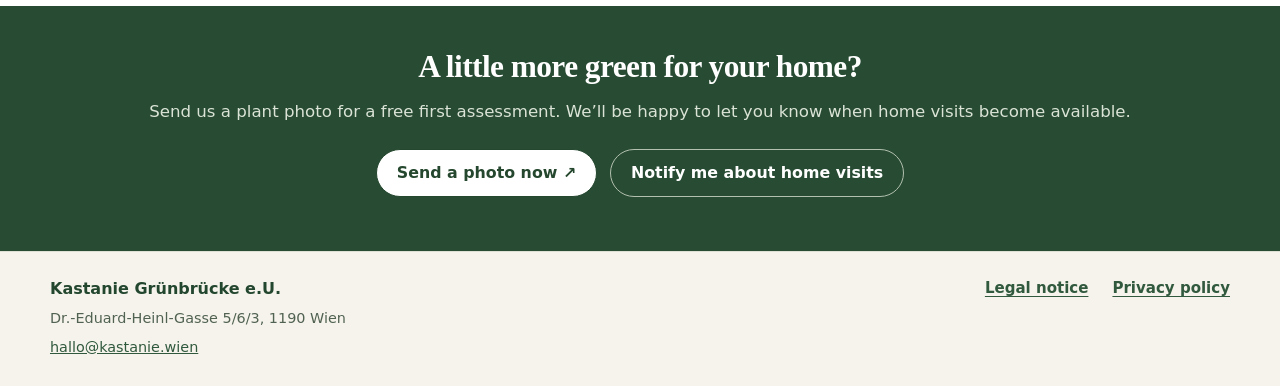
<file: en.html>
<!DOCTYPE html>

<html lang="en"><head><meta charset="utf-8"/><meta content="width=device-width,initial-scale=1" name="viewport"/>
<title>Kastanie | Cosier Homes & Houseplant Care in Vienna</title><meta content="Bring more green into your Vienna home. Kastanie offers free plant photo assessments now, with paid indoor plant-care visits through local nurseries being planned." name="description"/>
<link href="https://kastanie.wien/en.html" rel="canonical"/>
<link href="https://kastanie.wien/" hreflang="de-AT" rel="alternate"/><link href="https://kastanie.wien/en.html" hreflang="en" rel="alternate"/>
<link href="https://kastanie.wien/en.html" hreflang="x-default" rel="alternate"/>
<link href="favicon.png" rel="icon" type="image/png"/><meta content="#24472e" name="theme-color"/>
<link as="image" href="img/calathea-hero.webp" media="(min-width:581px)" rel="preload" type="image/webp"/>
<link as="image" href="img/calathea-hero-mobile.webp" media="(max-width:580px)" rel="preload" type="image/webp"/>
<link href="assets/style.css?v=20261121-indoor" rel="stylesheet"/></head><body>
<a class="skip-link" href="#main">Skip to content</a>
<header class="site-header"><div class="site-container header-inner">
<a aria-label="Kastanie" class="logo" href="en.html"><img alt="" height="56" src="mark.png" width="56"/><span class="logo-name">Kastanie<small>Plant care Vienna</small></span></a>
<nav aria-label="Main navigation" class="topnav"><a href="#ablauf">How it works</a><a href="#hausbesuche">Home visits</a><a href="#warteliste">Waiting list</a></nav>
<div class="header-end"><a aria-label="Switch language: Deutsch" class="language" href="index.html" hreflang="de-AT" lang="de">Deutsch</a><a class="btn btn-primary header-cta" data-photo-cta="" href="#foto-kontakt">Send a photo ↗</a></div>
</div></header>
<main id="main">
<section aria-labelledby="main-heading" class="hero"><div class="site-container hero-grid">
<div class="hero-copy"><span class="eyebrow">A greener home · Vienna</span><h1 id="main-heading">Understanding plants,<br/><em>not guessing.</em></h1><p class="hero-lead">A little greenery makes home feel cosier. From finding the right spot to winter care and repotting larger houseplants, send us a photo for a free first assessment.</p>
<div class="cta-row"><a class="btn btn-primary" data-photo-cta="" href="#foto-kontakt">Send a plant photo for free <span aria-hidden="true">↗</span></a><a class="btn btn-outline" href="#warteliste">Join the home-visit waitlist →</a></div><p class="hero-service-note">Free photo assessments now · Paid home visits being planned</p>
<ul class="trust"><li>No sign-up needed</li><li>No sales pitch</li><li>Reply within 48h (working days)</li></ul></div>
<div class="hero-photo"><picture><source media="(max-width:580px)" srcset="img/calathea-hero-mobile.webp"/><img alt="Tall Calathea with striped green leaves in a bright room, in a pot on wooden legs." decoding="async" fetchpriority="high" height="1650" src="img/calathea-hero.webp" width="1100"/></picture><div aria-hidden="true" class="image-tag"><span class="image-tag-title">A little more green at home</span></div></div>
</div></section>
<section class="section diagnosis" id="ablauf"><div class="site-container diagnosis-grid">
<div class="diagnosis-photo"><img alt="Real houseplant foliage photographed for plant care guidance." decoding="async" height="850" loading="lazy" src="img/diagnosis-real.webp" width="1100"/></div>
<div class="diagnosis-copy"><span class="eyebrow">We’re here to help · Free</span><h2 class="section-title">One photo. A useful first step.</h2><p class="section-lead">Less daylight and indoor heating can raise new questions about your plants. Send us a photo for a thoughtful first assessment.</p>
<div class="steps"><div class="step"><span class="step-num">1</span><p>Email a photo of your plant to hallo@kastanie.wien</p></div><div class="step"><span class="step-num">2</span><p>Tell us where it stands and how you water it</p></div><div class="step"><span class="step-num">3</span><p>Receive a free assessment within 48 hours (working days)</p></div></div>
<div class="photo-contact-inline" id="foto-kontakt"><p class="photo-contact-text">Or email us directly at <strong>hallo@kastanie.wien</strong></p><div class="cta-row"><a class="btn btn-primary" data-photo-cta="" href="#foto-kontakt">Open email app ↗</a><button class="btn btn-outline" data-copy-email="" type="button">Copy email address</button></div><p class="photo-contact-tip">Attach a plant photo. If the email link does not open, copy the address instead.</p><p aria-live="polite" class="copy-feedback" data-copy-feedback="" role="status"></p></div><p class="diag-note">Please send one photo per request. If we can’t assess something confidently, we’ll say so.</p>
</div></div></section><section aria-labelledby="service-heading" class="section service-section" id="hausbesuche">
<div class="site-container">
<div class="service-heading-row">
<div class="service-intro"><span class="eyebrow">Houseplants &amp; seasonal care · Visits being planned</span><h2 class="section-title" id="service-heading">More green indoors. Ready for the seasons outdoors.</h2><p class="section-lead">Plants can make a room feel more like home. From choosing houseplants to repotting and helping balcony plants through winter, sometimes an experienced pair of hands makes all the difference. Spring balcony planting can be planned ahead, too. <strong>Kastanie is preparing paid home visits with Vienna nurseries.</strong></p></div>
<div class="service-status"><span aria-hidden="true" class="status-dot"></span>Planned from winter 2026/27 · Visits will be paid</div>
</div>
<div class="service-cards"><article class="service-card"><img alt="Flowering peace lily in a pot beside a sofa in a bright living room." decoding="async" height="950" loading="lazy" src="img/service-green-home-real.webp" width="760"/><div class="service-card-body"><h3>A greener, cosier home</h3><p>Choose houseplants that suit your light, routine and living space.</p></div></article><article class="service-card"><img alt="Terracotta pots, potting soil and plants ready for repotting." decoding="async" height="1140" loading="lazy" src="img/service-repotting-real.webp" width="760"/><div class="service-card-body"><h3>Repotting &amp; care</h3><p>Repot larger plants, give them thoughtful care and prune when needed.</p></div></article><article class="service-card"><img alt="Green potted plants surrounding a wicker chair in a leafy corner." decoding="async" height="1013" loading="lazy" src="img/service-winter-care-real.webp" width="760"/><div class="service-card-body"><h3>Winter-ready balcony plants</h3><p>Protect potted plants and find suitable winter conditions for delicate varieties.</p></div></article><article class="service-card"><img alt="Pink and red flowering plants in a collection of pots." decoding="async" height="1075" loading="lazy" src="img/service-balcony-real.webp" width="760"/><div class="service-card-body"><h3>Planning for spring</h3><p>Plan flowers and greenery for a fresh start on your balcony in spring.</p></div></article></div><div class="service-foot"><p>One-off paid home visits are the starting plan. They are not yet bookable; services and dates depend on available Vienna nursery partners.</p><a class="btn btn-primary" href="#warteliste">Notify me when home visits launch nearby →</a></div></div></section><section class="section wait-section" id="warteliste"><div class="site-container wait-grid"><div class="wait-copy"><span class="eyebrow">Free sign-up · from winter 2026/27</span><h2 class="section-title">A greener home? We’ll keep you posted.</h2><p class="section-lead">Would you like help with houseplants, repotting or getting balcony plants ready for winter? Perhaps you are already planning for spring. Join the free waitlist with your email and Vienna district. We’ll let you know when suitable <strong>paid home visits</strong> become available near you.</p><ol class="wait-steps"><li><span class="wait-step-number">01</span><span>Join the free waiting list</span></li><li><span class="wait-step-number">02</span><span>We’ll email you when suitable home visits launch</span></li><li><span class="wait-step-number">03</span><span>You decide whether to book — no obligation now</span></li></ol><p class="wait-no-spam">No booking. No obligation. No newsletter.</p></div>
<div class="form-card"><h3>Get notified about home visits</h3>
<div class="zoho-active" data-zoho-active="">
<p class="form-help">This waiting list is for future paid in-home plant-care services — not the free photo diagnosis.</p>
<p class="form-note form-note-paid">Joining is free. Home visits are not yet bookable; timing and services depend on available nursery partners.</p><div class="zoho-iframe-shell" data-zoho-frame=""><iframe loading="lazy" referrerpolicy="strict-origin-when-cross-origin" src="https://forms.zohopublic.eu/hallokast1/form/KastanieWaitlistVienna/formperma/KMSLklTiWfnRU-l5n78Yso-D73HTyi_7heFv__j7Ac4" style="width:100%;border:0;display:block;" title="Kastanie – Vienna waiting list"></iframe></div>
<p class="form-note">If the embedded form doesn't appear: <a href="https://forms.zohopublic.eu/hallokast1/form/KastanieWaitlistVienna/formperma/KMSLklTiWfnRU-l5n78Yso-D73HTyi_7heFv__j7Ac4" rel="noopener noreferrer" target="_blank">Open form in a new tab ↗</a></p>
<p class="form-note">Zoho Forms processes the registration. <a href="privacy.html">Privacy policy</a>.</p>
</div>
</div></div></section>
<section class="section light-section" id="licht"><div class="site-container"><div class="light-top"><div><span class="eyebrow">One common cause</span><h2 class="section-title">Light makes a huge difference.</h2></div><p class="section-lead">A plant that thrives in a greenhouse may get far less light in your apartment. Here is an example of how quickly light levels can drop:</p></div>
<div class="light-levels"><article class="light-level"><span aria-hidden="true" class="sun"><svg aria-hidden="true" fill="none" stroke="currentColor" stroke-linecap="round" stroke-linejoin="round" stroke-width="1.8" viewbox="0 0 24 24"><circle cx="12" cy="12" r="4"></circle><path d="M12 2v2m0 16v2M4.93 4.93l1.42 1.42m11.3 11.3 1.42 1.42M2 12h2m16 0h2M4.93 19.07l1.42-1.42m11.3-11.3 1.42-1.42"></path></svg></span><div class="level-num">30,000 lx</div><div class="level-name">Greenhouse</div><p class="light-small">where many plants grow up</p></article><article class="light-level"><span aria-hidden="true" class="sun"><svg aria-hidden="true" fill="none" stroke="currentColor" stroke-linecap="round" stroke-linejoin="round" stroke-width="1.8" viewbox="0 0 24 24"><rect height="18" rx="1.5" width="18" x="3" y="3"></rect><path d="M12 3v18M3 12h18"></path></svg></span><div class="level-num">3,000 lx</div><div class="level-name">Bright window</div><p class="light-small">right beside your window</p></article><article class="light-level"><span aria-hidden="true" class="sun"><svg aria-hidden="true" fill="none" stroke="currentColor" stroke-linecap="round" stroke-linejoin="round" stroke-width="1.8" viewbox="0 0 24 24"><rect height="9" rx="1" width="9" x="3" y="3"></rect><path d="M15 14l6 6m0-6v6h-6M12 3v8"></path></svg></span><div class="level-num">800 lx</div><div class="level-name">1 metre further</div><p class="light-small">further into the room</p></article><article class="light-level"><span aria-hidden="true" class="sun"><svg aria-hidden="true" fill="none" stroke="currentColor" stroke-linecap="round" stroke-linejoin="round" stroke-width="1.8" viewbox="0 0 24 24"><path d="m3 11 9-8 9 8v9a1 1 0 0 1-1 1H4a1 1 0 0 1-1-1z"></path><path d="M9 21v-7h6v7"></path></svg></span><div class="level-num">200 lx</div><div class="level-name">Middle of room</div><p class="light-small">e.g. on a shelf</p></article></div><p class="explain">Illustrative figures, not universal targets. Actual lux readings vary with season, orientation and window size.</p><a class="light-more" href="#mehr">Learn more about common causes ↓</a></div></section>
<section class="more-section" id="mehr"><div class="site-container more-wrap"><span class="eyebrow">For the curious</span><h2>What makes houseplants struggle?</h2><div class="accordions"><details><summary>Not enough light</summary><p>Our eyes compensate for brightness changes; plants cannot. A spot closer to the window can make a difference.</p></details><details><summary>Flowers eventually fade</summary><p>Many plants are grown for sale under near-ideal conditions. Your home may not provide the same light and warmth.</p></details><details><summary>Dry heating air</summary><p>Warm, dry winter air is tough on sensitive houseplants. Keeping them away from radiators can help.</p></details><details><summary>Too much water</summary><p>Slower growth often means less water is needed. Check the soil rather than watering only by schedule.</p></details></div><div class="about"><strong>Kastanie: </strong>Kastanie plans to arrange plant-care services by independent, appropriately licensed Vienna nurseries. No home visits are bookable at present.</div></div></section>
<section class="bottom-cta"><div class="site-container"><h2>A little more green for your home?</h2><p>Send us a plant photo for a free first assessment. We’ll be happy to let you know when home visits become available.</p><div class="cta-row"><a class="btn btn-light" data-photo-cta="" href="#foto-kontakt">Send a photo now ↗</a><a class="btn btn-outline" href="#warteliste">Notify me about home visits</a></div></div></section>
</main>
<dialog aria-describedby="photo-dialog-description" aria-labelledby="photo-dialog-title" class="photo-dialog" data-copy-failure="Please select and copy the email address above." data-copy-success="Address copied — paste it into your email app." id="photo-dialog">
<div class="photo-dialog-head">
<h2 id="photo-dialog-title">Send a plant photo</h2>
<button aria-label="Close" class="dialog-close" data-close-photo="" type="button">×</button>
</div>
<p id="photo-dialog-description">Email us a photo of your plant. Tell us where it stands, how often you water it, and when the problem started.</p>
<div class="email-address"><span>hallo@kastanie.wien</span></div>
<div class="dialog-actions">
<a class="btn btn-primary" href="mailto:hallo@kastanie.wien?subject=Plant%20photo%20diagnosis&amp;body=Hello%20Kastanie!%0A%0AHere%20is%20a%20photo%20of%20my%20plant.%0A%0AWhere%20it%20stands:%0AHow%20I%20water%20it:%0AProblem%20started:%0A">Open email app ↗</a>
<button class="btn btn-outline" data-copy-email="" type="button">Copy email address</button>
</div>
<p aria-live="polite" class="copy-feedback" data-copy-feedback="" role="status"></p>
<p class="photo-dialog-note">Attach the photo yourself before sending. If no email app opens, copy the address and use the email service you normally use.</p>
</dialog>
<footer class="foot foot-compact" id="impressum"><div class="site-container footer-compact-inner"><div class="footer-company"><strong>Kastanie Grünbrücke e.U.</strong><span>Dr.-Eduard-Heinl-Gasse 5/6/3, 1190 Wien</span><a href="mailto:hallo@kastanie.wien">hallo@kastanie.wien</a></div><nav aria-label="Legal information" class="footer-links"><a href="impressum.html">Legal notice</a><a href="privacy.html">Privacy policy</a></nav></div></footer>
<script defer="" src="assets/site.js"></script></body></html>
</file>
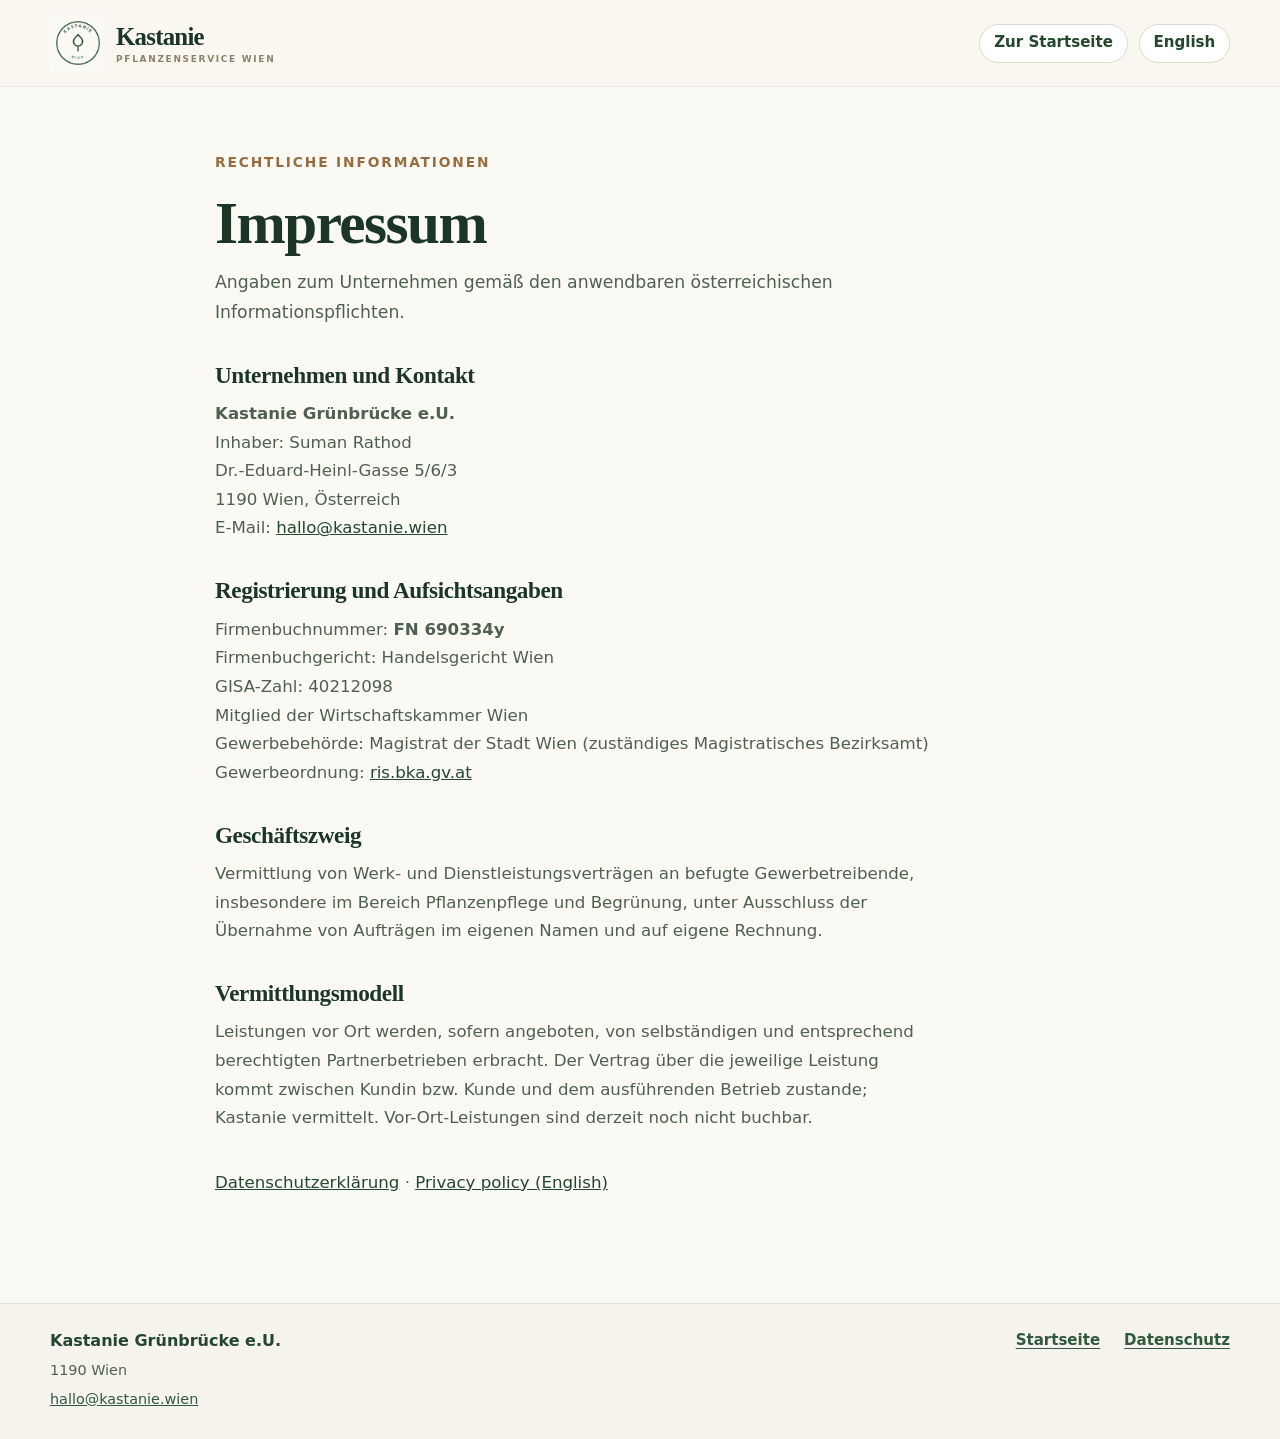
<file: impressum.html>
<!doctype html><html lang="de-AT"><head><meta charset="utf-8"><meta name="viewport" content="width=device-width,initial-scale=1"><title>Impressum | Kastanie</title><meta name="description" content="Impressum und Unternehmensdaten von Kastanie Grünbrücke e.U."><link rel="icon" href="favicon.png" type="image/png"><link rel="stylesheet" href="assets/style.css?v=20261121-hero"></head><body>
<header class="site-header"><div class="site-container header-inner"><a class="logo" href="index.html" aria-label="Kastanie Startseite"><img alt="" src="mark.png" width="49" height="49"><span class="logo-name">Kastanie<small>Pflanzenservice Wien</small></span></a><div class="header-end"><a class="language" href="index.html">Zur Startseite</a><a class="language" href="en.html" lang="en">English</a></div></div></header>
<main class="legal-page-main" id="main"><div class="site-container legal-panel"><span class="eyebrow">Rechtliche Informationen</span><h1>Impressum</h1><p class="legal-intro">Angaben zum Unternehmen gemäß den anwendbaren österreichischen Informationspflichten.</p>
<h2>Unternehmen und Kontakt</h2><p><strong>Kastanie Grünbrücke e.U.</strong><br>Inhaber: Suman Rathod<br>Dr.-Eduard-Heinl-Gasse 5/6/3<br>1190 Wien, Österreich<br>E-Mail: <a href="mailto:hallo@kastanie.wien">hallo@kastanie.wien</a></p>
<h2>Registrierung und Aufsichtsangaben</h2><p>Firmenbuchnummer: <strong>FN 690334y</strong><br>Firmenbuchgericht: Handelsgericht Wien<br>GISA-Zahl: 40212098<br>Mitglied der Wirtschaftskammer Wien<br>Gewerbebehörde: Magistrat der Stadt Wien (zuständiges Magistratisches Bezirksamt)<br>Gewerbeordnung: <a href="https://www.ris.bka.gv.at" rel="noopener noreferrer">ris.bka.gv.at</a></p>
<h2>Geschäftszweig</h2><p>Vermittlung von Werk- und Dienstleistungsverträgen an befugte Gewerbetreibende, insbesondere im Bereich Pflanzenpflege und Begrünung, unter Ausschluss der Übernahme von Aufträgen im eigenen Namen und auf eigene Rechnung.</p>
<h2>Vermittlungsmodell</h2><p>Leistungen vor Ort werden, sofern angeboten, von selbständigen und entsprechend berechtigten Partnerbetrieben erbracht. Der Vertrag über die jeweilige Leistung kommt zwischen Kundin bzw. Kunde und dem ausführenden Betrieb zustande; Kastanie vermittelt. Vor-Ort-Leistungen sind derzeit noch nicht buchbar.</p>
<p class="legal-links"><a href="datenschutz.html">Datenschutzerklärung</a><span aria-hidden="true"> · </span><a href="privacy.html">Privacy policy (English)</a></p></div></main>
<footer class="foot foot-compact"><div class="site-container footer-compact-inner"><div class="footer-company"><strong>Kastanie Grünbrücke e.U.</strong><span>1190 Wien</span><a href="mailto:hallo@kastanie.wien">hallo@kastanie.wien</a></div><nav class="footer-links" aria-label="Rechtliches"><a href="index.html">Startseite</a><a href="datenschutz.html">Datenschutz</a></nav></div></footer></body></html>
</file>
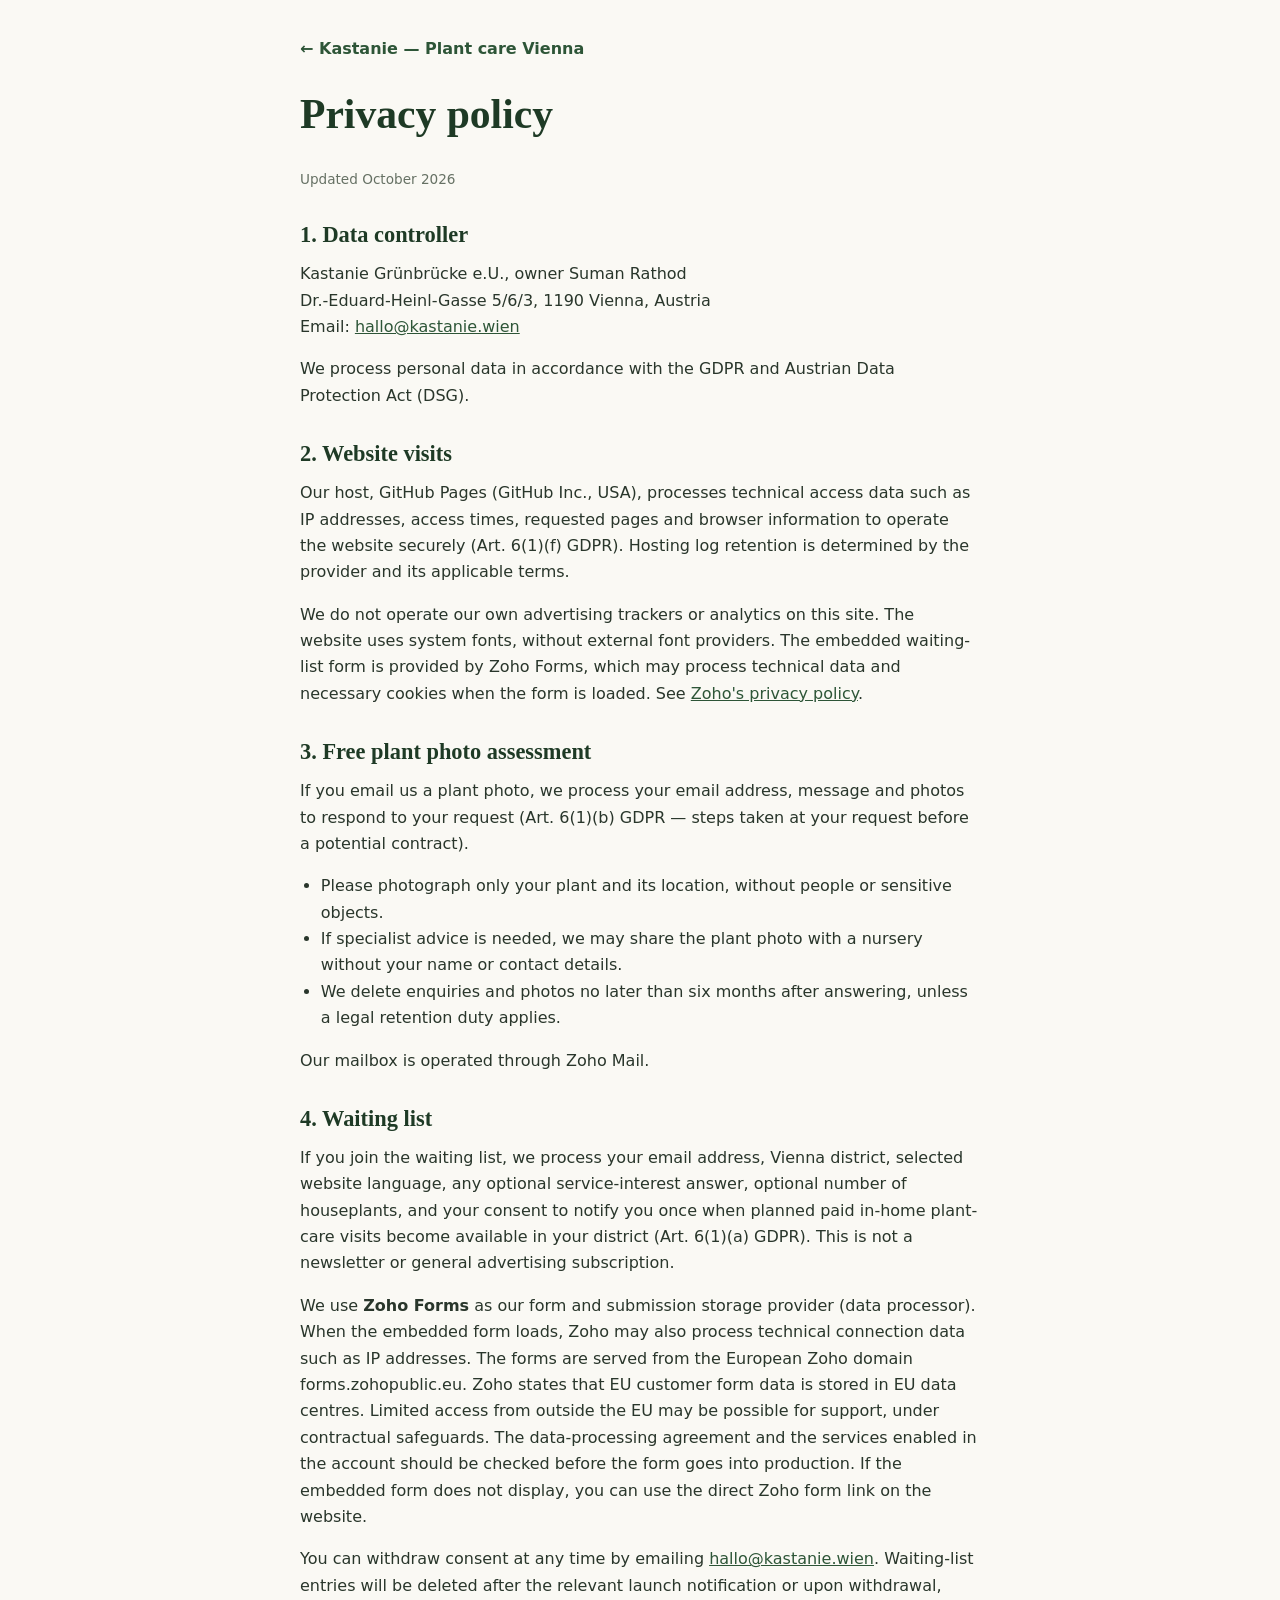
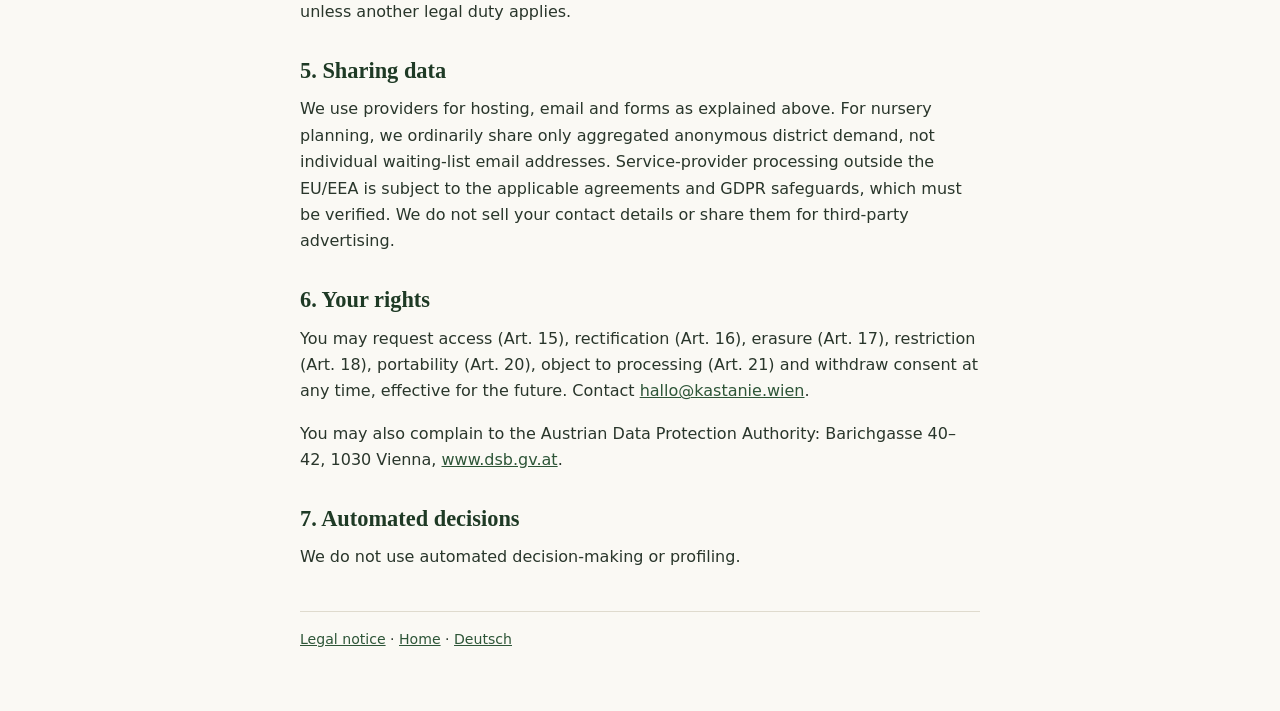
<file: privacy.html>
<!DOCTYPE html>
<html lang="en"><head><meta charset="utf-8"><meta name="viewport" content="width=device-width,initial-scale=1">
<title>Privacy policy — Kastanie Vienna</title><meta name="robots" content="noindex">
<link rel="icon" type="image/png" href="favicon.png"><meta name="theme-color" content="#2D5537">
<style>:root{--paper:#faf9f4;--forest:#2d5537;--ink:#29362b;--muted:#667164;--line:#dfdbce}*{box-sizing:border-box}body{margin:0;background:var(--paper);color:var(--ink);font:16px/1.65 system-ui,-apple-system,Segoe UI,sans-serif}.wrap{width:min(680px,calc(100% - 36px));margin:auto;padding:36px 0 60px}h1,h2{font-family:Georgia,serif;color:#1e3a25;line-height:1.2}h1{font-size:clamp(2rem,5vw,2.6rem)}h2{font-size:1.4rem;margin:2rem 0 .75rem}p,ul{margin:0 0 1rem}ul{padding-left:1.3rem}a{color:var(--forest)}.small{color:var(--muted);font-size:.85rem}.back{font-weight:600;text-decoration:none}footer{border-top:1px solid var(--line);padding-top:1rem;margin-top:2.5rem;font-size:.88rem}</style></head>
<body><main class="wrap">
<p><a class="back" href="en.html">← Kastanie — Plant care Vienna</a></p>
<h1>Privacy policy</h1><p class="small">Updated October 2026</p>
<h2>1. Data controller</h2>
<p>Kastanie Grünbrücke e.U., owner Suman Rathod<br>Dr.-Eduard-Heinl-Gasse 5/6/3, 1190 Vienna, Austria<br>Email: <a href="mailto:hallo@kastanie.wien">hallo@kastanie.wien</a></p>
<p>We process personal data in accordance with the GDPR and Austrian Data Protection Act (DSG).</p>
<h2>2. Website visits</h2>
<p>Our host, GitHub Pages (GitHub Inc., USA), processes technical access data such as IP addresses, access times, requested pages and browser information to operate the website securely (Art. 6(1)(f) GDPR). Hosting log retention is determined by the provider and its applicable terms.</p>
<p>We do not operate our own advertising trackers or analytics on this site. The website uses system fonts, without external font providers. The embedded waiting-list form is provided by Zoho Forms, which may process technical data and necessary cookies when the form is loaded. See <a href="https://www.zoho.com/privacy.html" rel="noopener noreferrer" target="_blank">Zoho's privacy policy</a>.</p>
<h2>3. Free plant photo assessment</h2>
<p>If you email us a plant photo, we process your email address, message and photos to respond to your request (Art. 6(1)(b) GDPR — steps taken at your request before a potential contract).</p>
<ul><li>Please photograph only your plant and its location, without people or sensitive objects.</li><li>If specialist advice is needed, we may share the plant photo with a nursery without your name or contact details.</li><li>We delete enquiries and photos no later than six months after answering, unless a legal retention duty applies.</li></ul>
<p>Our mailbox is operated through Zoho Mail.</p>
<h2>4. Waiting list</h2>
<p>If you join the waiting list, we process your email address, Vienna district, selected website language, any optional service-interest answer, optional number of houseplants, and your consent to notify you once when planned paid in-home plant-care visits become available in your district (Art. 6(1)(a) GDPR). This is not a newsletter or general advertising subscription.</p>
<p>We use <strong>Zoho Forms</strong> as our form and submission storage provider (data processor). When the embedded form loads, Zoho may also process technical connection data such as IP addresses. The forms are served from the European Zoho domain forms.zohopublic.eu. Zoho states that EU customer form data is stored in EU data centres. Limited access from outside the EU may be possible for support, under contractual safeguards. The data-processing agreement and the services enabled in the account should be checked before the form goes into production. If the embedded form does not display, you can use the direct Zoho form link on the website.</p>
<p>You can withdraw consent at any time by emailing <a href="mailto:hallo@kastanie.wien">hallo@kastanie.wien</a>. Waiting-list entries will be deleted after the relevant launch notification or upon withdrawal, unless another legal duty applies.</p>
<h2>5. Sharing data</h2>
<p>We use providers for hosting, email and forms as explained above. For nursery planning, we ordinarily share only aggregated anonymous district demand, not individual waiting-list email addresses. Service-provider processing outside the EU/EEA is subject to the applicable agreements and GDPR safeguards, which must be verified. We do not sell your contact details or share them for third-party advertising.</p>
<h2>6. Your rights</h2>
<p>You may request access (Art. 15), rectification (Art. 16), erasure (Art. 17), restriction (Art. 18), portability (Art. 20), object to processing (Art. 21) and withdraw consent at any time, effective for the future. Contact <a href="mailto:hallo@kastanie.wien">hallo@kastanie.wien</a>.</p>
<p>You may also complain to the Austrian Data Protection Authority: Barichgasse 40–42, 1030 Vienna, <a href="https://www.dsb.gv.at">www.dsb.gv.at</a>.</p>
<h2>7. Automated decisions</h2><p>We do not use automated decision-making or profiling.</p>
<footer><a href="en.html#impressum">Legal notice</a> · <a href="en.html">Home</a> · <a href="datenschutz.html">Deutsch</a></footer>
</main></body></html>
</file>
<file: assets/style.css>
/* Kastanie: purposeful, lightweight bilingual landing page */
:root{--paper:#f9f7f0;--cream:#f1eee4;--forest:#24472e;--dark:#1c3626;--ink:#29362b;--muted:#647064;--rust:#c78b52;--line:#dfdfd2;--soft:#e9eedd;--white:#fff;--radius:22px;--shadow:0 18px 42px rgba(31,57,38,.11)}
*{box-sizing:border-box}html{scroll-behavior:smooth;-webkit-text-size-adjust:100%}body{margin:0;background:var(--paper);color:var(--ink);font-family:system-ui,-apple-system,"Segoe UI",sans-serif;line-height:1.57;font-size:16px;-webkit-font-smoothing:antialiased}img{display:block;max-width:100%;height:auto}a{color:var(--forest)}button,input,select{font:inherit}button{cursor:pointer}h1,h2,h3{font-family:Georgia,'Times New Roman',serif;color:var(--dark);line-height:1.11;letter-spacing:-.035em;font-weight:600;margin:0}h1{font-size:clamp(2.7rem,5vw,4.75rem)}h2{font-size:clamp(2.05rem,3.15vw,3.05rem)}h3{font-size:1.28rem}p{margin:0 0 1rem}.site-container{width:min(1180px,calc(100% - 48px));margin:auto}.content-narrow{max-width:760px}.eyebrow{display:block;color:#996c3f;font-size:.77rem;font-weight:800;text-transform:uppercase;letter-spacing:.17em;margin-bottom:1rem}.soft-text{color:var(--muted)}.large-text{font-size:1.15rem;line-height:1.6}.mini{font-size:.85rem;color:var(--muted)}.quiet-highlight{font-weight:700;color:var(--forest)}
.site-header{position:sticky;top:0;z-index:30;background:rgba(249,247,240,.96);backdrop-filter:blur(18px);border-bottom:1px solid rgba(36,71,46,.08)}.header-inner{height:83px;display:flex;align-items:center;gap:2rem;justify-content:space-between}.logo{display:flex;gap:.68rem;align-items:center;text-decoration:none;flex-shrink:0}.logo img{width:49px;height:49px;object-fit:contain}.logo-name{font:600 1.55rem Georgia,serif;color:var(--dark);letter-spacing:-.03em}.logo-name small{display:block;font:700 .56rem system-ui,sans-serif;text-transform:uppercase;letter-spacing:.19em;color:#8d806c;margin-top:3px}.topnav{display:flex;gap:1.7rem;align-items:center;margin-left:auto}.topnav a{text-decoration:none;color:#47594c;font-size:.88rem;font-weight:650}.topnav a:hover{text-decoration:underline}.header-end{display:flex;align-items:center;gap:.7rem}.language{border:1px solid #d9d9cf;background:#fff;border-radius:999px;text-decoration:none;font-size:.86rem;min-height:39px;display:inline-flex;align-items:center;padding:0 .86rem;color:var(--forest);font-weight:700}.header-cta{font-size:.84rem;min-height:39px;padding:.52rem 1.03rem}
.btn{border-radius:999px;display:inline-flex;align-items:center;justify-content:center;text-decoration:none;font-weight:750;border:1px solid var(--forest);gap:.52rem;min-height:54px;padding:.88rem 1.46rem;transition:background .16s ease,transform .16s ease,color .16s ease}.btn:hover{transform:translateY(-2px)}.btn-primary{background:var(--forest);color:#fff;box-shadow:0 8px 21px rgba(36,71,46,.15)}.btn-primary:hover{background:#173620;color:#fff}.btn-light{background:#fff;color:var(--forest)}.btn-light:hover{background:var(--soft)}.btn-outline{background:transparent;color:var(--forest);border-color:#91a08e}.btn-outline:hover{background:#e9eee4}.cta-row{display:flex;gap:.8rem;flex-wrap:wrap;align-items:center}
.hero{padding:53px 0 68px;overflow:hidden;background:radial-gradient(circle at 78% 32%,#e8eadb 0%,transparent 48%),linear-gradient(150deg,#faf9f4,#f2f0e8)}.hero-grid{display:grid;grid-template-columns:1fr 1.09fr;gap:4.3rem;align-items:center}.hero h1{max-width:610px}.hero h1 em{font-style:normal;color:#698569}.hero-lead{font-size:1.16rem;color:#58665b;max-width:495px;margin:1.35rem 0 1.7rem;line-height:1.65}.trust{display:flex;flex-wrap:wrap;gap:1rem 1.3rem;margin:1.45rem 0 0;padding:0;list-style:none;font-size:.88rem;color:#546454}.trust li::before{content:'✓';font-weight:800;color:var(--forest);margin-right:.42rem}.hero-photo{position:relative}.hero-photo img{width:100%;aspect-ratio:1.15;object-fit:cover;object-position:64% center;border-radius:24px;box-shadow:var(--shadow)}.image-tag{position:absolute;bottom:20px;left:-17px;max-width:295px;border-radius:14px;padding:11px 15px;background:#fff;color:var(--forest);box-shadow:0 8px 24px rgba(31,57,38,.13);font-weight:750;font-size:.89rem}.image-tag::before{content:'✦';color:#c0804f;margin-right:.4rem}
.section{padding:72px 0;scroll-margin-top:90px}.section-title{max-width:670px;margin-bottom:1.2rem}.section-lead{max-width:710px;color:var(--muted);font-size:1.08rem}.diagnosis{background:#fff}.diagnosis-grid{display:grid;grid-template-columns:.9fr 1.1fr;align-items:center;gap:5rem}.diagnosis-photo img{width:100%;aspect-ratio:1.27;object-fit:cover;border-radius:22px;box-shadow:var(--shadow)}.steps{margin:1.55rem 0;display:grid;gap:1rem}.step{display:flex;align-items:flex-start;gap:.83rem}.step-num{width:34px;height:34px;flex:0 0 34px;border-radius:50%;background:#e8eee3;color:var(--forest);display:flex;justify-content:center;align-items:center;font-size:.95rem;font-weight:800}.step p{margin:4px 0 0;color:#4f6050}.diagnosis .cta-row{margin-top:1.3rem}.diag-note{margin-top:.75rem;color:var(--muted);font-size:.87rem}
.light-section{background:#f0f1e8}.light-top{display:grid;grid-template-columns:.9fr 1.1fr;gap:3.8rem;align-items:end}.light-top .section-title{margin-bottom:.75rem}.light-top .section-lead{margin:0}.light-levels{display:grid;grid-template-columns:repeat(4,minmax(0,1fr));gap:1rem;margin-top:2rem}.light-level{background:#fff;border:1px solid #dfdfd2;border-radius:16px;padding:1.22rem 1.12rem 1.05rem;min-width:0}.light-level .sun{font-size:1.3rem;color:#af8449;display:block;margin-bottom:.5rem}.level-num{font:600 clamp(1.15rem,2.3vw,1.75rem) Georgia,serif;letter-spacing:-.02em;color:var(--forest)}.level-name{font-weight:800;color:var(--dark);font-size:.94rem;margin-top:.4rem}.light-small{font-size:.82rem;color:var(--muted);margin:.38rem 0 0}.explain{margin-top:1.15rem;font-size:.88rem;color:#657164}.light-more{margin-top:1.1rem;color:var(--forest);font-weight:750;text-decoration:none;display:inline-block}.light-more:hover{text-decoration:underline}
.wait-section{background:var(--paper)}.wait-grid{display:grid;grid-template-columns:.9fr 1.1fr;gap:4.2rem;align-items:center}.wait-copy .section-title{margin-bottom:1.1rem}.no-spam{display:flex;gap:.68rem;align-items:flex-start;margin-top:1.5rem;color:var(--forest);font-size:.91rem;font-weight:650}.no-spam span{font-size:1.4rem;line-height:1}.form-card{padding:31px;background:#fff;border:1px solid var(--line);border-radius:22px;box-shadow:var(--shadow)}.form-card h3{font:600 1.34rem Georgia,serif;margin-bottom:1.35rem}.field{margin-bottom:1.05rem}.field label{display:block;font-size:.87rem;font-weight:750;color:#354c39;margin-bottom:.35rem}.field input,.field select{width:100%;height:49px;border:1px solid #cbd4c7;border-radius:10px;background:#fff;padding:0 13px;color:var(--ink)}.field input:focus,.field select:focus{outline:2px solid #658c6c;outline-offset:2px}.form-row{display:grid;grid-template-columns:1fr 1fr;gap:.75rem}.form-card .btn{width:100%;margin-top:.5rem}.form-note{font-size:.79rem;color:var(--muted);line-height:1.5;margin-top:.85rem;margin-bottom:0}.form-note a{color:var(--forest)}
.more-section{padding:50px 0 64px;background:#fff;border-top:1px solid var(--line)}.more-wrap{max-width:900px;margin:0 auto}.more-section h2{font-size:clamp(1.8rem,3vw,2.5rem);margin-bottom:1rem}.accordions{display:grid;gap:.6rem}.accordions details{border:1px solid #e1e3d8;border-radius:13px;background:#f9faf6}.accordions summary{cursor:pointer;padding:1rem 1.25rem;font-weight:750;color:var(--forest);list-style:none;display:flex;justify-content:space-between;gap:1rem}.accordions summary::after{content:'+';font-size:1.3rem;line-height:1}.accordions details[open] summary::after{content:'−'}.accordions summary::-webkit-details-marker{display:none}.accordions details p{padding:0 1.25rem 1.15rem;color:var(--muted);margin:0}.about{margin-top:1.65rem;color:var(--muted);font-size:.94rem}.about strong{color:var(--forest)}.bottom-cta{text-align:center;padding:42px 0 54px;background:#274b33;color:#fff}.bottom-cta h2{color:#fff;font-size:clamp(1.8rem,2.8vw,2.8rem)}.bottom-cta p{color:#dae3d6;margin:.85rem 0 1.5rem}.bottom-cta .cta-row{justify-content:center}.bottom-cta .btn-light{background:#fff;color:var(--forest)}.bottom-cta .btn-outline{color:#fff;border-color:#b3c0b0}
.foot{background:#f3f1e9;border-top:1px solid var(--line);padding:35px 0 50px;color:#6c7269;font-size:.78rem}.foot .wrap{width:min(1180px,calc(100% - 48px));margin:auto;display:grid;grid-template-columns:1fr 1.2fr;gap:1rem 4rem}.foot p{margin:.25rem 0}.foot a{color:#57675b}.foot strong{color:#425646}.legal-min{font-size:.76rem;color:#667164}.foot-main{grid-column:1/-1}
.skip-link{position:absolute;left:-9999px;top:8px;background:#fff;padding:10px 15px;z-index:50}.skip-link:focus{left:8px}
@media(max-width:1050px){.hero-grid{gap:2.1rem}.diagnosis-grid{gap:2.5rem}.wait-grid{gap:2.4rem}.topnav{gap:.8rem}}
@media(max-width:780px){.topnav{display:none}.hero-grid,.diagnosis-grid,.light-top,.wait-grid{grid-template-columns:1fr}.hero{padding:38px 0 52px}.hero h1{font-size:clamp(2.45rem,7vw,3.65rem)}.hero-photo{max-width:700px}.hero-photo img{aspect-ratio:1.4}.image-tag{left:14px}.diagnosis-photo{max-width:720px}.diagnosis-grid{gap:2.2rem}.light-top{gap:.2rem}.wait-grid{gap:1.3rem}.section{padding:57px 0}.light-levels{grid-template-columns:repeat(2,minmax(0,1fr))}.foot .wrap{grid-template-columns:1fr}}
@media(max-width:520px){.site-container{width:calc(100% - 32px)}.header-inner{height:71px}.logo img{width:42px;height:42px}.logo-name{font-size:1.42rem}.logo-name small{font-size:.46rem}.header-cta{display:none}.header-end{gap:.3rem}.hero-lead{font-size:1.07rem}.hero-photo img{aspect-ratio:1.06}.hero .btn{width:100%}.hero .cta-row{display:grid}.trust{gap:.55rem}.image-tag{font-size:.75rem;bottom:13px;max-width:220px;padding:8px 10px}.light-level{padding:1rem .85rem}.level-num{font-size:1.38rem}.form-card{padding:22px}.form-row{grid-template-columns:1fr}.bottom-cta .cta-row{display:grid;padding:0 20px}.bottom-cta .btn{width:100%}.section{padding:46px 0}}
@media(prefers-reduced-motion:reduce){html{scroll-behavior:auto}.btn{transition:none}.btn:hover{transform:none}}

/* Zoho Forms integration: the provider owns fields and consent capture. */
.zoho-active[hidden],.zoho-pending[hidden]{display:none!important}
.form-help{font-size:.91rem;color:var(--muted);line-height:1.5;margin:-.35rem 0 1.05rem}
.zoho-iframe-shell{width:100%;min-height:900px;border-radius:14px;overflow:hidden;background:#fff}
.zoho-iframe-shell iframe{display:block;border:0;width:100%;height:900px;min-height:900px;background:#fff}
.zoho-active .form-note{margin-top:.6rem}
@media(max-width:780px){.zoho-iframe-shell{min-height:1080px}.zoho-iframe-shell iframe{height:1080px;min-height:1080px}}

/* 2026-10: clearer type scale + reliable photo contact flow. */
:root{--type-body:1.04rem;--type-h1:clamp(2.2rem,3.65vw,3.5rem);--type-h2:clamp(1.7rem,2.45vw,2.35rem)}
body{font-size:var(--type-body);line-height:1.59}
h1{font-size:var(--type-h1);line-height:1.13;letter-spacing:-.026em}
h2{font-size:var(--type-h2);line-height:1.2;letter-spacing:-.018em}
h3{font-size:1.24rem;line-height:1.26}
.topnav a{font-size:.95rem}.language{font-size:.94rem}
.eyebrow{font-size:.86rem;letter-spacing:.135em;font-weight:750}
.hero{padding:48px 0 58px}
.hero-grid{gap:3.25rem;grid-template-columns:1fr 1.04fr}
.hero h1{max-width:560px}
.hero-lead{font-size:1.1rem;line-height:1.56;margin:1.18rem 0 1.5rem;max-width:470px}
.hero-photo img{aspect-ratio:1.43;object-position:66% center}
.header-cta{font-size:.91rem}
.btn{font-size:.99rem;line-height:1.32;min-height:48px;padding:.78rem 1.25rem}
.trust,.no-spam,.light-small,.explain,.diag-note,.form-note,.form-help,.about,.foot,.legal-min,.mini{font-size:max(.88rem, 14px)}
.section{padding:60px 0}
.section-lead{font-size:1.06rem;line-height:1.62}
.light-level .level-name,.step p{font-size:1rem}
.light-more,.topnav a{font-weight:650}
.bottom-cta h2{font-size:var(--type-h2)}
.photo-contact-inline{scroll-margin-top:115px;padding:1.12rem 1.2rem;background:#f5f8f1;border:1px solid #dbe7d8;border-radius:17px;margin-top:1.3rem}
.photo-contact-text{margin:0 0:.75rem;color:var(--forest);font-size:1rem;overflow-wrap:anywhere}
.photo-contact-inline .btn{min-height:44px}
.photo-contact-tip{font-size:.91rem;line-height:1.5;color:var(--muted);margin:.7rem 0 0}
.copy-feedback{font-size:.93rem;font-weight:650;color:var(--forest);margin:.55rem 0 0;min-height:0}
.copy-feedback:empty{display:none}
.photo-dialog{width:min(92vw,520px);max-height:calc(100dvh - 30px);overflow-y:auto;padding:1.65rem;border:1px solid #d4e0d0;border-radius:22px;background:#fff;box-shadow:0 25px 80px rgba(22,49,31,.25);color:var(--ink)}
.photo-dialog::backdrop{background:rgba(20,39,25,.58);backdrop-filter:blur(2px)}
.photo-dialog-head{display:flex;justify-content:space-between;align-items:flex-start;gap:1rem}
.photo-dialog h2{font-size:clamp(1.55rem,2.8vw,2rem);line-height:1.2;margin:0 0 .7rem}
.dialog-close{border:1px solid #dce3d9;background:#f5f6f1;border-radius:50%;font-size:1.6rem;width:40px;height:40px;flex-shrink:0;color:var(--forest);cursor:pointer;line-height:1}
.photo-dialog p{color:var(--muted);line-height:1.54}
.email-address{background:#f2f6ee;border:1px solid #dce6d8;border-radius:12px;padding:.9rem 1rem;margin:1rem 0;font-size:1.12rem;font-weight:700;color:var(--forest);overflow-wrap:anywhere}
.dialog-actions{display:flex;flex-wrap:wrap;gap:.7rem}
.photo-dialog .photo-dialog-note{font-size:.91rem;margin:.95rem 0 0}
button:focus-visible,a:focus-visible{outline:3px solid #c8874a;outline-offset:3px}
@media(max-width:780px){.hero-grid{grid-template-columns:1fr;gap:2rem}.hero h1{font-size:clamp(2.1rem,5.6vw,3rem)}.hero-photo img{aspect-ratio:1.45;object-position:60% center}.section{padding:50px 0}}
@media(max-width:520px){.hero h1{font-size:clamp(2rem,8vw,2.5rem);line-height:1.15}.hero{padding:32px 0 42px}.hero-lead{font-size:1.04rem}.hero-photo img{aspect-ratio:1.13;object-position:65% center}.eyebrow{font-size:.79rem}.dialog-actions{display:grid}.dialog-actions .btn{width:100%}.photo-dialog{padding:1.2rem}.photo-contact-inline{padding:.95rem}.photo-contact-inline .cta-row{display:grid}.photo-contact-inline .btn{width:100%}.section{padding:44px 0}}

/* Audit polish: consistent line icons for the light gradient. */
.light-level .sun{display:inline-flex;align-items:center;justify-content:center;width:32px;height:32px;margin-bottom:.5rem;color:#a37a46;}
.light-level .sun svg{display:block;width:28px;height:28px;}
/* The two public Zoho iframes and their direct links render without client JavaScript. */
.zoho-iframe-shell{background:#fff;}
.zoho-iframe-shell iframe{border:0;}


/* 2026-10-19: explain the planned paid service and make the waiting-list value clear. */
.hero-service-note{font-size:.86rem;color:#516451;margin:.8rem 0 .25rem;line-height:1.55;max-width:520px}
.service-section{background:#fff;scroll-margin-top:90px;padding:70px 0 62px}
.service-heading-row{display:flex;justify-content:space-between;align-items:flex-start;gap:2rem;margin-bottom:1.6rem}
.service-intro{max-width:740px}.service-intro .section-lead{margin-bottom:0}
.service-status{display:flex;align-items:center;gap:.5rem;flex:0 1 240px;min-width:200px;border:1px solid #dce6d6;border-radius:14px;background:#f1f6ec;color:#325b37;padding:.8rem 1rem;font-size:.88rem;line-height:1.4;font-weight:700}
.status-dot{width:9px;height:9px;flex:0 0 9px;border-radius:50%;background:#a97948}
.service-cards{display:grid;grid-template-columns:repeat(4,minmax(0,1fr));gap:1rem}
.service-card{background:#fbfaf6;border:1px solid #e5e4da;border-radius:17px;overflow:hidden;min-width:0;box-shadow:0 8px 22px rgba(31,57,38,.055)}
.service-card img{width:100%;aspect-ratio:1.5;object-fit:cover;background:#e8e9df}
.service-card-body{padding:1rem 1rem 1.12rem}
.service-card h3{font:750 1.02rem/1.35 system-ui,-apple-system,'Segoe UI',sans-serif;letter-spacing:0;margin:0 0 .35rem;color:var(--dark)}
.service-card p{font-size:.9rem;line-height:1.49;color:var(--muted);margin:0}
.service-foot{margin-top:1.6rem;padding:1.2rem 1.4rem;display:flex;align-items:center;justify-content:space-between;gap:1.5rem;background:#eff2e9;border:1px solid #e0e6d8;border-radius:17px}
.service-foot p{max-width:650px;font-size:.95rem;color:#536553;margin:0;line-height:1.6}
.service-foot .btn{flex:0 0 auto;max-width:360px;text-align:center}
.wait-section{background:#f2f3eb;scroll-margin-top:90px}
.wait-grid{grid-template-columns:.88fr 1.12fr;align-items:start;gap:3.3rem}
.wait-copy .section-lead{max-width:600px}
.wait-steps{padding:0;margin:1.45rem 0 0;display:grid;gap:.7rem;list-style:none}
.wait-steps li{display:flex;align-items:flex-start;gap:.7rem;line-height:1.45;font-size:.98rem;color:#405747}
.wait-step-number{display:inline-flex;align-items:center;justify-content:center;background:#deeadc;color:var(--forest);width:29px;height:29px;flex:0 0 29px;border-radius:50%;font-size:.75rem;font-weight:800}
.wait-no-spam{margin:1.15rem 0 0;color:var(--forest);font-weight:750;font-size:.9rem}
.form-card h3{margin-bottom:.65rem}.form-card .form-help{margin:0 0 1rem}
.form-note-paid{margin:0 0 1rem!important;padding:.7rem .8rem;border-radius:10px;background:#f0f4eb;color:#526653;font-weight:600;font-size:.86rem}
@media(max-width:1000px){.service-cards{grid-template-columns:repeat(2,minmax(0,1fr))}.service-heading-row{flex-direction:column;gap:.9rem}.service-status{flex:none;min-width:0}.service-foot{align-items:flex-start;flex-direction:column}.wait-grid{gap:1.5rem}}
@media(max-width:780px){.service-section{padding:52px 0}.service-cards{gap:.75rem}.wait-grid{grid-template-columns:1fr}}
@media(max-width:520px){.service-cards{grid-template-columns:repeat(2,minmax(0,1fr))}.service-card-body{padding:.8rem .75rem}.service-card h3{font-size:.91rem}.service-card p{font-size:.82rem}.service-section{padding:45px 0}.service-foot{padding:1rem}.service-foot .btn{width:100%;font-size:.9rem}.wait-steps li{font-size:.93rem}.hero-service-note{font-size:.83rem}}

/* Mobile content-first layout: separate the two 3D illustration blocks */
@media(max-width:780px){.diagnosis-grid{gap:1.5rem}.diagnosis-copy{order:1}.diagnosis-photo{order:2;max-width:640px;margin:0 auto}.diagnosis-photo img{aspect-ratio:1.32}}
@media(max-width:520px){.diagnosis{border-top:1px solid var(--line)}.diagnosis-copy{margin-bottom:.25rem}.diagnosis-photo{margin-top:.35rem;max-width:100%}.diagnosis-photo img{aspect-ratio:1.26;border-radius:20px}}

/* Compact legal footer and standalone Impressum */
.foot-compact{padding:25px 0 28px;background:#f5f3eb;border-top:1px solid #dedfd5}
.footer-compact-inner{display:flex;align-items:flex-start;justify-content:space-between;gap:1.5rem}
.footer-company{display:flex;flex-direction:column;gap:.22rem;line-height:1.45;color:#516252;font-size:.9rem}
.footer-company strong{color:#23462f;font-size:1rem}
.footer-company a{color:#31593e}
.footer-links{display:flex;gap:1.5rem;align-items:center;flex-wrap:wrap;font-size:.94rem;font-weight:650}
.footer-links a{color:#31593e;text-decoration:underline;text-underline-offset:3px}
.legal-page-main{padding:65px 0 90px;min-height:65vh;background:#faf9f4}
.legal-panel{max-width:850px}
.legal-panel h1{font-size:clamp(2.5rem,5vw,3.7rem);margin-bottom:.7rem}
.legal-panel h2{font-size:1.45rem;margin:2.15rem 0 .65rem}
.legal-panel p{max-width:68ch;color:#50604f;line-height:1.72}
.legal-panel .legal-intro{font-size:1.08rem}
.legal-panel .legal-links{margin-top:2.25rem}
@media(max-width:600px){.footer-compact-inner{flex-direction:column;gap:1rem}.footer-links{gap:1.25rem}.foot-compact{padding:22px 0}.legal-page-main{padding:40px 0 60px}}

/* Footer layout v2: deliberate spacing on all viewports */
.foot-compact .footer-compact-inner{display:flex;flex-wrap:wrap;justify-content:space-between;align-items:flex-start;gap:24px 36px}
.foot-compact .footer-company{display:flex;flex-direction:column;align-items:flex-start;gap:7px;line-height:1.5;min-width:0}
.foot-compact .footer-company > *{display:block;margin:0}
.foot-compact .footer-links{display:flex;gap:12px 24px;flex-wrap:wrap;align-items:center}
.foot-compact .footer-links a{display:inline-block}
@media(max-width:600px){.foot-compact .footer-compact-inner{flex-direction:column;gap:19px}.foot-compact .footer-links{gap:12px 22px}}

/* FINAL 2026-11-19 — Kastanie: warm, human, photographic.
   One quiet image label, editorial alignment and gentle crops. */
.header-inner{height:86px}
.logo{gap:.63rem}
.logo img{width:56px;height:56px;flex:0 0 56px;object-fit:contain}
.hero{padding:clamp(36px,4vw,58px) 0 clamp(44px,4.8vw,66px)}
.hero-grid{grid-template-columns:minmax(0,1.035fr) minmax(0,.965fr);gap:clamp(2rem,4vw,3.75rem);align-items:start}
.hero-copy{padding-top:clamp(24px,3vw,48px);min-width:0}
.hero .eyebrow{margin-bottom:.9rem}
.hero h1{max-width:590px;font-size:clamp(2.55rem,4.1vw,3.68rem);line-height:1.105;letter-spacing:-.035em}
.hero-lead{max-width:510px;margin:1.25rem 0 1.4rem;line-height:1.57}
.hero .cta-row{gap:.72rem}
.hero-service-note{margin-top:.85rem}
.hero .trust{margin-top:1.15rem}
.hero-photo{position:relative;min-width:0;align-self:start}
.hero-photo picture{display:block}
.hero-photo img{display:block;width:100%;height:auto;aspect-ratio:4/5;object-fit:cover;object-position:center 54%;border-radius:24px;box-shadow:0 18px 42px rgba(31,57,38,.10)}
/* A single-line, reassuring signature — never a competing headline. */
.hero-photo .image-tag{position:absolute;top:auto;bottom:22px;left:-14px;display:inline-flex;align-items:center;gap:.55rem;width:max-content;max-width:calc(100% - 15px);padding:10px 15px;border-radius:14px;background:rgba(255,255,255,.97);box-shadow:0 8px 24px rgba(31,57,38,.12);color:var(--forest);line-height:1.25;font-weight:normal}
.hero-photo .image-tag::before{content:'✦';position:static;margin:0;color:#c0804f;font-size:1rem;line-height:1}
.image-tag-title{display:inline;font-family:system-ui,-apple-system,'Segoe UI',sans-serif;font-size:clamp(.77rem,1vw,.91rem);font-weight:700;letter-spacing:-.013em;line-height:1.25;padding:0;max-width:none}
/* Natural portrait cards reveal flowers, stems and the surroundings. */
.service-card{display:flex;flex-direction:column}
.service-card img{display:block;width:100%;height:auto;aspect-ratio:3/4;object-fit:cover;object-position:center center;background:#e9e8e0}
.service-card-body{flex:1}
@media(max-width:950px){.topnav{display:none}}
@media(max-width:780px){
 .hero-grid{grid-template-columns:1fr;gap:1.65rem}
 .hero-copy{padding-top:0}
 .hero h1{font-size:clamp(2.35rem,6.9vw,3.3rem)}
 .hero-photo{width:100%;max-width:600px;margin:0 auto}
 .hero-photo img{aspect-ratio:4/5;object-position:center 54%}
 .hero-photo .image-tag{left:15px;bottom:16px;max-width:calc(100% - 30px)}
}
@media(max-width:520px){
 .header-inner{height:73px}
 .logo img{width:46px;height:46px;flex-basis:46px}
 .logo-name{font-size:1.40rem}
 .logo-name small{letter-spacing:.15em}
 .hero{padding:30px 0 45px}
 .hero-grid{gap:1.5rem}
 .hero h1{font-size:clamp(2.1rem,8.5vw,2.62rem);line-height:1.13}
 .hero-lead{margin:1rem 0 1.15rem}
 .hero-photo img{aspect-ratio:4/5;object-position:center 54%;border-radius:20px}
 .hero-photo .image-tag{left:12px;bottom:12px;max-width:calc(100% - 24px);padding:9px 12px;gap:.42rem;border-radius:12px}
 .image-tag-title{font-size:clamp(.76rem,3.2vw,.88rem)}
 .hero-photo .image-tag::before{font-size:.91rem}
 .service-card img{aspect-ratio:3/4;object-fit:cover}
}

/* 2026-11-21: compact, balanced hero at typical laptop and desktop heights.
   Keep the real photograph unaltered; only the viewport framing changes.
   The discreet signature stays within the first desktop screen. */
@media (min-width: 781px){
  .hero{padding-top:clamp(28px,3.3vw,48px);padding-bottom:clamp(36px,4vw,56px)}
  .hero-grid{grid-template-columns:minmax(0,1.08fr) minmax(0,.92fr);gap:clamp(2rem,3.8vw,3.5rem);align-items:center}
  .hero-copy{padding-top:0}
  .hero-photo img{width:100%;height:clamp(410px,36.5vw,530px);aspect-ratio:auto;object-fit:cover;object-position:center 73%}
  .hero-photo .image-tag{left:14px;bottom:16px;max-width:calc(100% - 28px)}
}
/* At shorter laptop heights, preserve a comfortable photo footprint. */
@media (min-width:781px) and (max-height:770px){
  .hero-photo img{height:clamp(375px,61vh,485px);object-position:center 72%}
  .hero{padding-top:28px;padding-bottom:38px}
}
/* Tablet and phone: retain more of the portrait, with a label fully inside. */
@media (max-width:780px){
  .hero-photo .image-tag{left:14px;bottom:14px;max-width:calc(100% - 28px)}
  .hero-photo img{object-position:center 65%}
}
@media (max-width:520px){
  .hero-photo img{aspect-ratio:4/5;object-position:center 59%}
  .hero-photo .image-tag{left:12px;bottom:12px;max-width:calc(100% - 24px)}
}
</file>
